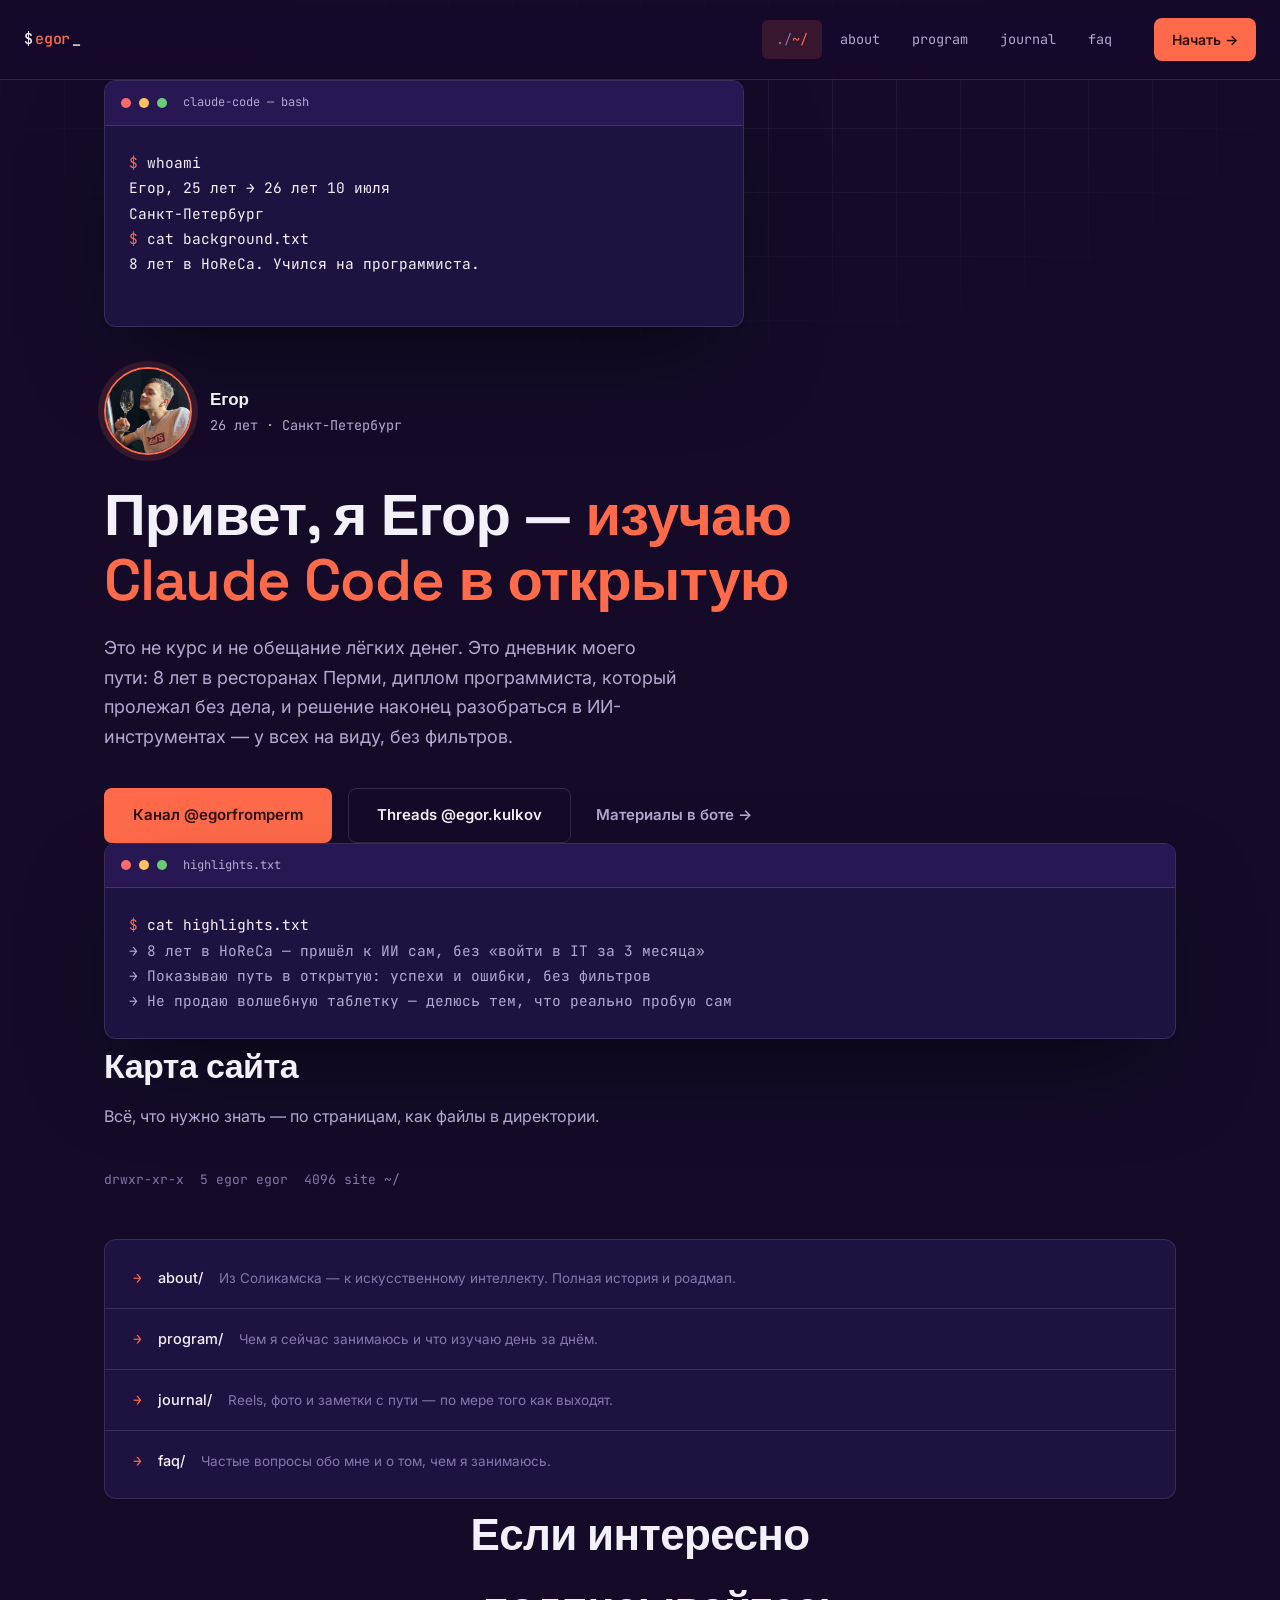
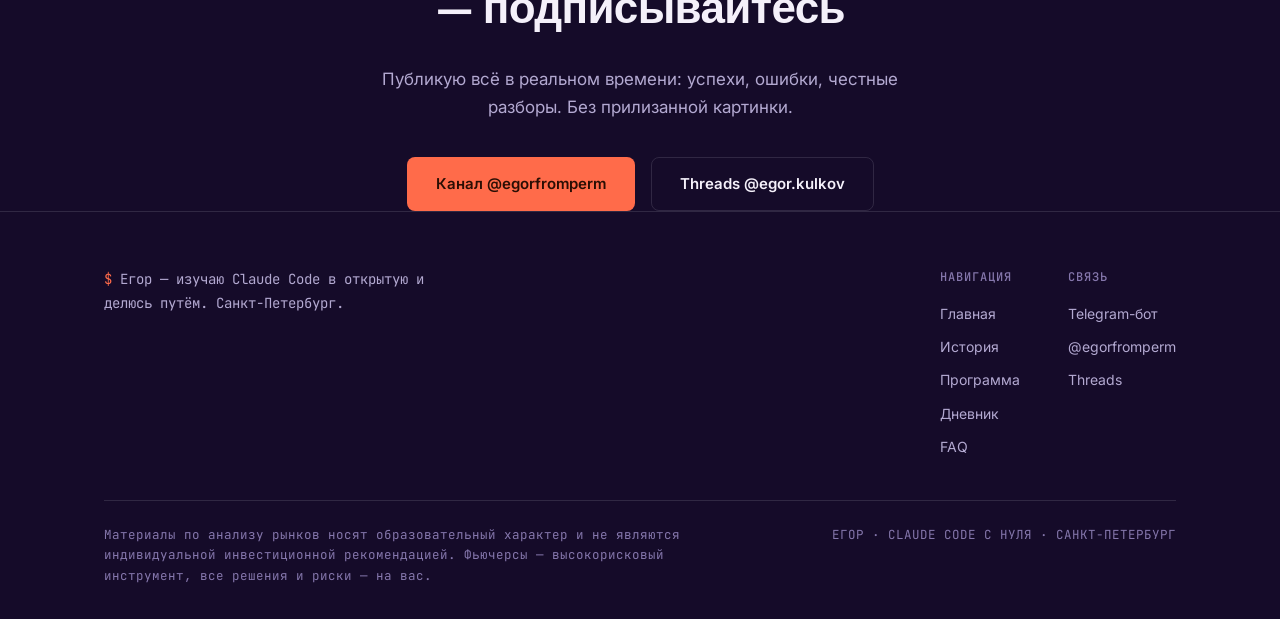
<file: index.html>
<!DOCTYPE html>
<html lang="ru">
<head>
<meta charset="UTF-8">
<meta name="viewport" content="width=device-width, initial-scale=1.0">
<title>Егор — путь с Claude Code, в открытую</title>
<meta name="description" content="Личная страница Егора: из официанта — в изучение Claude Code и ИИ-инструментов, в открытую, без прилизанной картинки.">
<link rel="preconnect" href="https://fonts.googleapis.com">
<link rel="preconnect" href="https://fonts.gstatic.com" crossorigin>
<link href="https://fonts.googleapis.com/css2?family=Space+Grotesk:wght@400;500;600;700&family=Inter:wght@400;500;600&family=JetBrains+Mono:wght@400;500&display=swap" rel="stylesheet">
<link rel="stylesheet" href="styles.css">
</head>
<body>

<div class="grid-bg"></div>

<nav class="topnav">
  <a href="index.html" class="topnav-logo">$ <span class="amp">egor</span>_</a>
  <div class="topnav-desktop">
    <div class="topnav-links">
      <a href="index.html" data-nav-link="index.html">~/</a>
      <a href="about.html" data-nav-link="about.html">about</a>
      <a href="program.html" data-nav-link="program.html">program</a>
      <a href="journal.html" data-nav-link="journal.html">journal</a>
      <a href="faq.html" data-nav-link="faq.html">faq</a>
    </div>
    <a href="start.html" class="topnav-cta">Начать →</a>
  </div>
  <button class="nav-burger" aria-label="Меню" aria-expanded="false"><span></span><span></span><span></span></button>
</nav>
<div class="mobile-menu">
  <a href="index.html" data-nav-link="index.html">~/</a>
  <a href="about.html" data-nav-link="about.html">about</a>
  <a href="program.html" data-nav-link="program.html">program</a>
  <a href="journal.html" data-nav-link="journal.html">journal</a>
  <a href="faq.html" data-nav-link="faq.html">faq</a>
  <a href="start.html" class="btn btn-primary">Начать →</a>
</div>

<main>

<section class="hero wrap">
  <div class="terminal" data-terminal style="max-width:640px;">
    <div class="terminal-bar">
      <span class="dot r"></span><span class="dot y"></span><span class="dot g"></span>
      <span class="terminal-title">claude-code — bash</span>
    </div>
    <div class="terminal-body">
      <div class="terminal-line"><span class="prompt">$</span> whoami</div>
      <div class="terminal-line">Егор, 25 лет → 26 лет 10 июля</div>
      <div class="terminal-line">Санкт-Петербург</div>
      <div class="terminal-line"><span class="prompt">$</span> cat background.txt</div>
      <div class="terminal-line">8 лет в HoReCa. Учился на программиста.</div>
      <div class="terminal-line">Сейчас изучаю Claude Code — открыто, на глазах у всех.</div>
    </div>
  </div>

  <div class="hero-headline reveal" style="margin-top:40px; max-width:820px;">
    <div class="id-row">
      <img src="egor.jpg" alt="Егор" class="avatar">
      <div class="id-text"><strong>Егор</strong>26 лет · Санкт-Петербург</div>
    </div>
    <h1 style="font-size:clamp(32px, 5vw, 58px); line-height:1.12;">Привет, я Егор — <span style="color:var(--coral);">изучаю Claude Code в открытую</span></h1>
    <p class="lead" style="margin-top:20px; font-size:18px; color:var(--ink-muted); max-width:580px;">Это не курс и не обещание лёгких денег. Это дневник моего пути: 8 лет в ресторанах Перми, диплом программиста, который пролежал без дела, и решение наконец разобраться в ИИ-инструментах — у всех на виду, без фильтров.</p>
    <div class="cta-row">
      <a href="https://t.me/egorfromperm" class="btn btn-primary" target="_blank" rel="noopener">Канал @egorfromperm</a>
      <a href="https://www.threads.com/@egor.kulkov" class="btn btn-secondary" target="_blank" rel="noopener">Threads @egor.kulkov</a>
      <a href="https://t.me/egor_claudecode_bot" class="btn btn-ghost" target="_blank" rel="noopener">Материалы в боте →</a>
    </div>
  </div>
</section>

<section class="wrap" style="padding-top:0;">
  <div class="terminal reveal">
    <div class="terminal-bar">
      <span class="dot r"></span><span class="dot y"></span><span class="dot g"></span>
      <span class="terminal-title">highlights.txt</span>
    </div>
    <div class="terminal-body" style="min-height:auto;">
      <div class="terminal-line" style="opacity:1;"><span class="prompt">$</span> cat highlights.txt</div>
      <div class="terminal-line out" style="opacity:1;">→ 8 лет в HoReCa — пришёл к ИИ сам, без «войти в IT за 3 месяца»</div>
      <div class="terminal-line out" style="opacity:1;">→ Показываю путь в открытую: успехи и ошибки, без фильтров</div>
      <div class="terminal-line out" style="opacity:1;">→ Не продаю волшебную таблетку — делюсь тем, что реально пробую сам</div>
    </div>
  </div>
</section>

<section class="wrap">
  <div class="reveal">
    <h2 style="font-size:clamp(24px,3vw,34px); margin-bottom:8px;">Карта сайта</h2>
    <p class="ink-muted" style="max-width:520px;">Всё, что нужно знать — по страницам, как файлы в директории.</p>
  </div>
  <div class="ls-block reveal">drwxr-xr-x&nbsp; 5 egor egor&nbsp; 4096 site ~/</div>
  <div class="script-output reveal">
    <a href="about.html" class="script-row" style="text-decoration:none; color:inherit;">
      <span class="script-arrow">→</span>
      <span class="lbl">about/</span>
      <span class="desc">Из Соликамска — к искусственному интеллекту. Полная история и роадмап.</span>
    </a>
    <a href="program.html" class="script-row" style="text-decoration:none; color:inherit;">
      <span class="script-arrow">→</span>
      <span class="lbl">program/</span>
      <span class="desc">Чем я сейчас занимаюсь и что изучаю день за днём.</span>
    </a>
    <a href="journal.html" class="script-row" style="text-decoration:none; color:inherit;">
      <span class="script-arrow">→</span>
      <span class="lbl">journal/</span>
      <span class="desc">Reels, фото и заметки с пути — по мере того как выходят.</span>
    </a>
    <a href="faq.html" class="script-row" style="text-decoration:none; color:inherit;">
      <span class="script-arrow">→</span>
      <span class="lbl">faq/</span>
      <span class="desc">Частые вопросы обо мне и о том, чем я занимаюсь.</span>
    </a>
  </div>
</section>

<section class="final wrap">
  <div class="reveal">
    <h2>Если интересно — подписывайтесь</h2>
    <p>Публикую всё в реальном времени: успехи, ошибки, честные разборы. Без прилизанной картинки.</p>
    <div class="cta-row">
      <a href="https://t.me/egorfromperm" class="btn btn-primary" target="_blank" rel="noopener">Канал @egorfromperm</a>
      <a href="https://www.threads.com/@egor.kulkov" class="btn btn-secondary" target="_blank" rel="noopener">Threads @egor.kulkov</a>
    </div>
  </div>
</section>

</main>

<footer>
  <div class="wrap">
    <div class="footer-grid">
      <div class="footer-brand"><span class="amp" style="color:var(--coral);">$</span> Егор — изучаю Claude Code в открытую и делюсь путём. Санкт-Петербург.</div>
      <div class="footer-links">
        <div class="footer-col">
          <h4>Навигация</h4>
          <a href="index.html">Главная</a>
          <a href="about.html">История</a>
          <a href="program.html">Программа</a>
          <a href="journal.html">Дневник</a>
          <a href="faq.html">FAQ</a>
        </div>
        <div class="footer-col">
          <h4>Связь</h4>
          <a href="https://t.me/egor_claudecode_bot" target="_blank" rel="noopener">Telegram-бот</a>
          <a href="https://t.me/egorfromperm" target="_blank" rel="noopener">@egorfromperm</a>
          <a href="https://www.threads.com/@egor.kulkov" target="_blank" rel="noopener">Threads</a>
        </div>
      </div>
    </div>
    <div class="fine">
      <p>Материалы по анализу рынков носят образовательный характер и не являются индивидуальной инвестиционной рекомендацией. Фьючерсы — высокорисковый инструмент, все решения и риски — на вас.</p>
      <p>ЕГОР · CLAUDE CODE С НУЛЯ · САНКТ-ПЕТЕРБУРГ</p>
    </div>
  </div>
</footer>

<script src="main.js"></script>
</body>
</html>
</file>
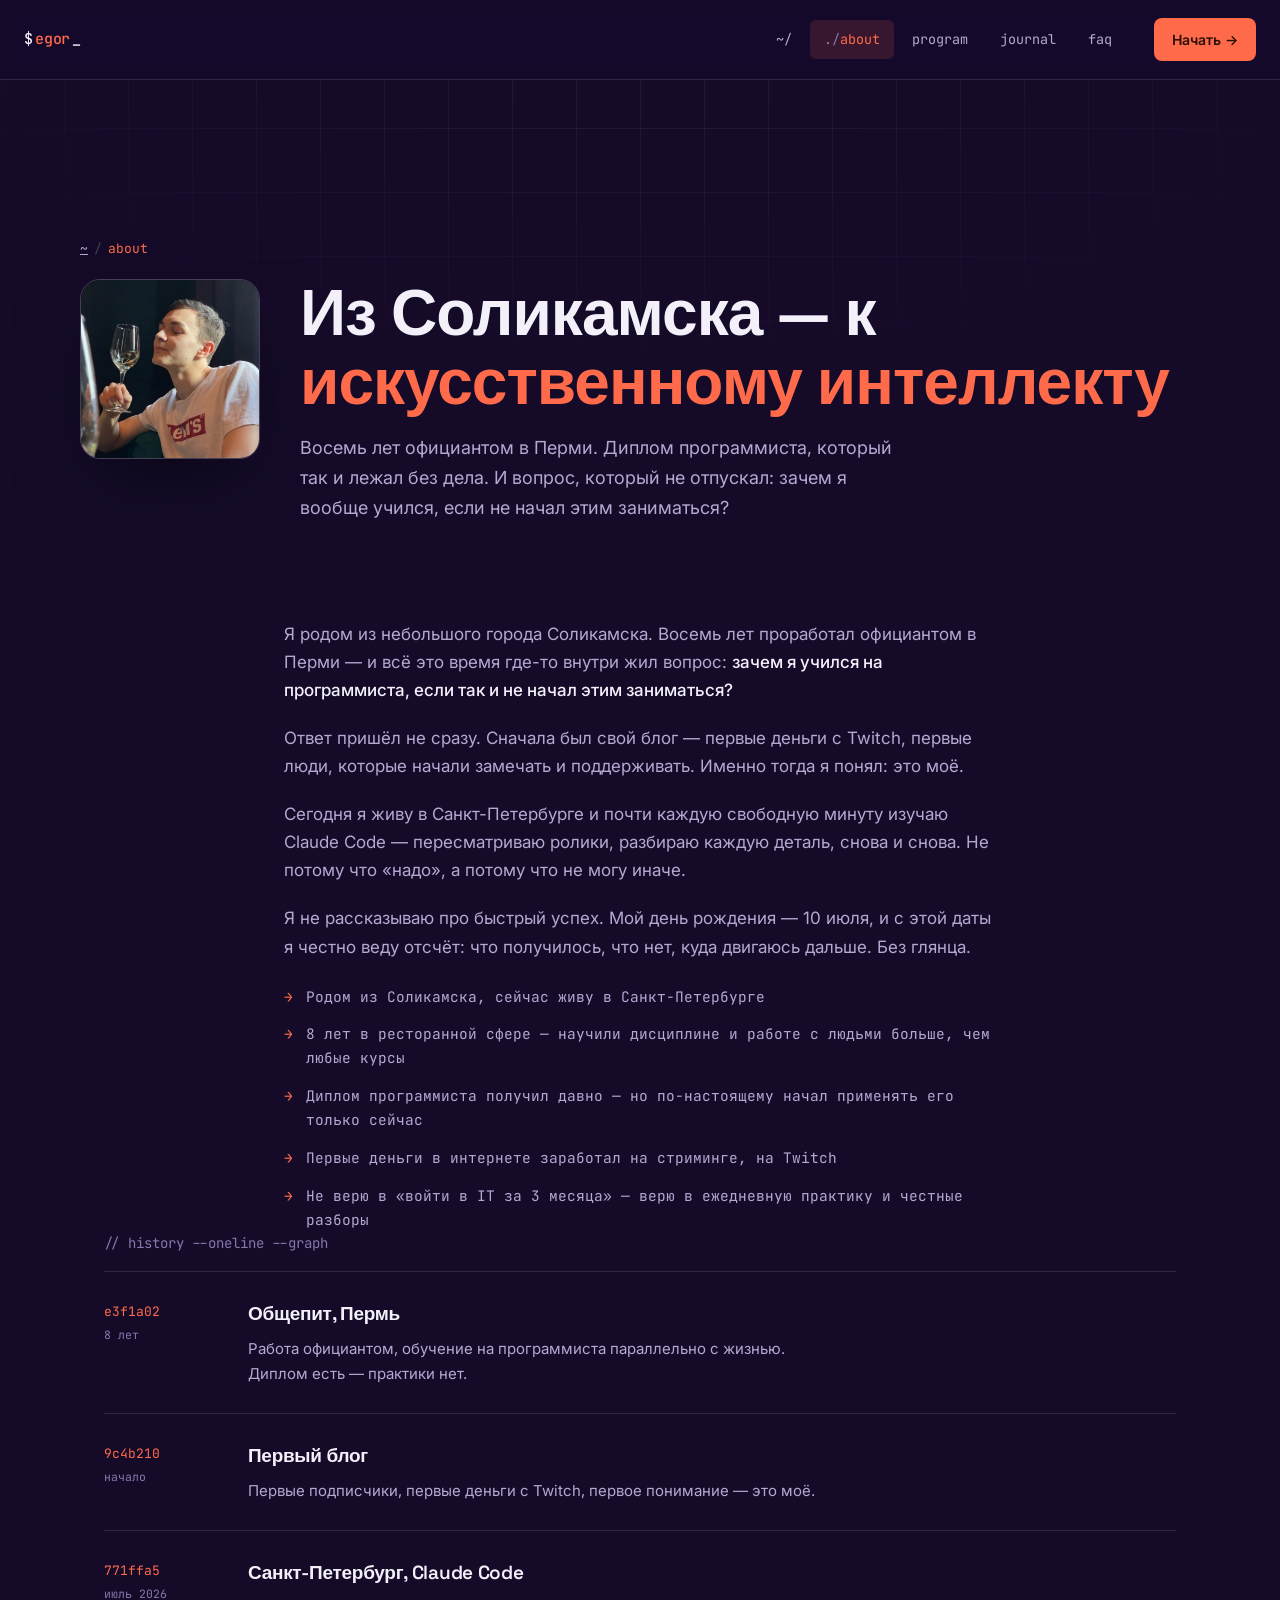
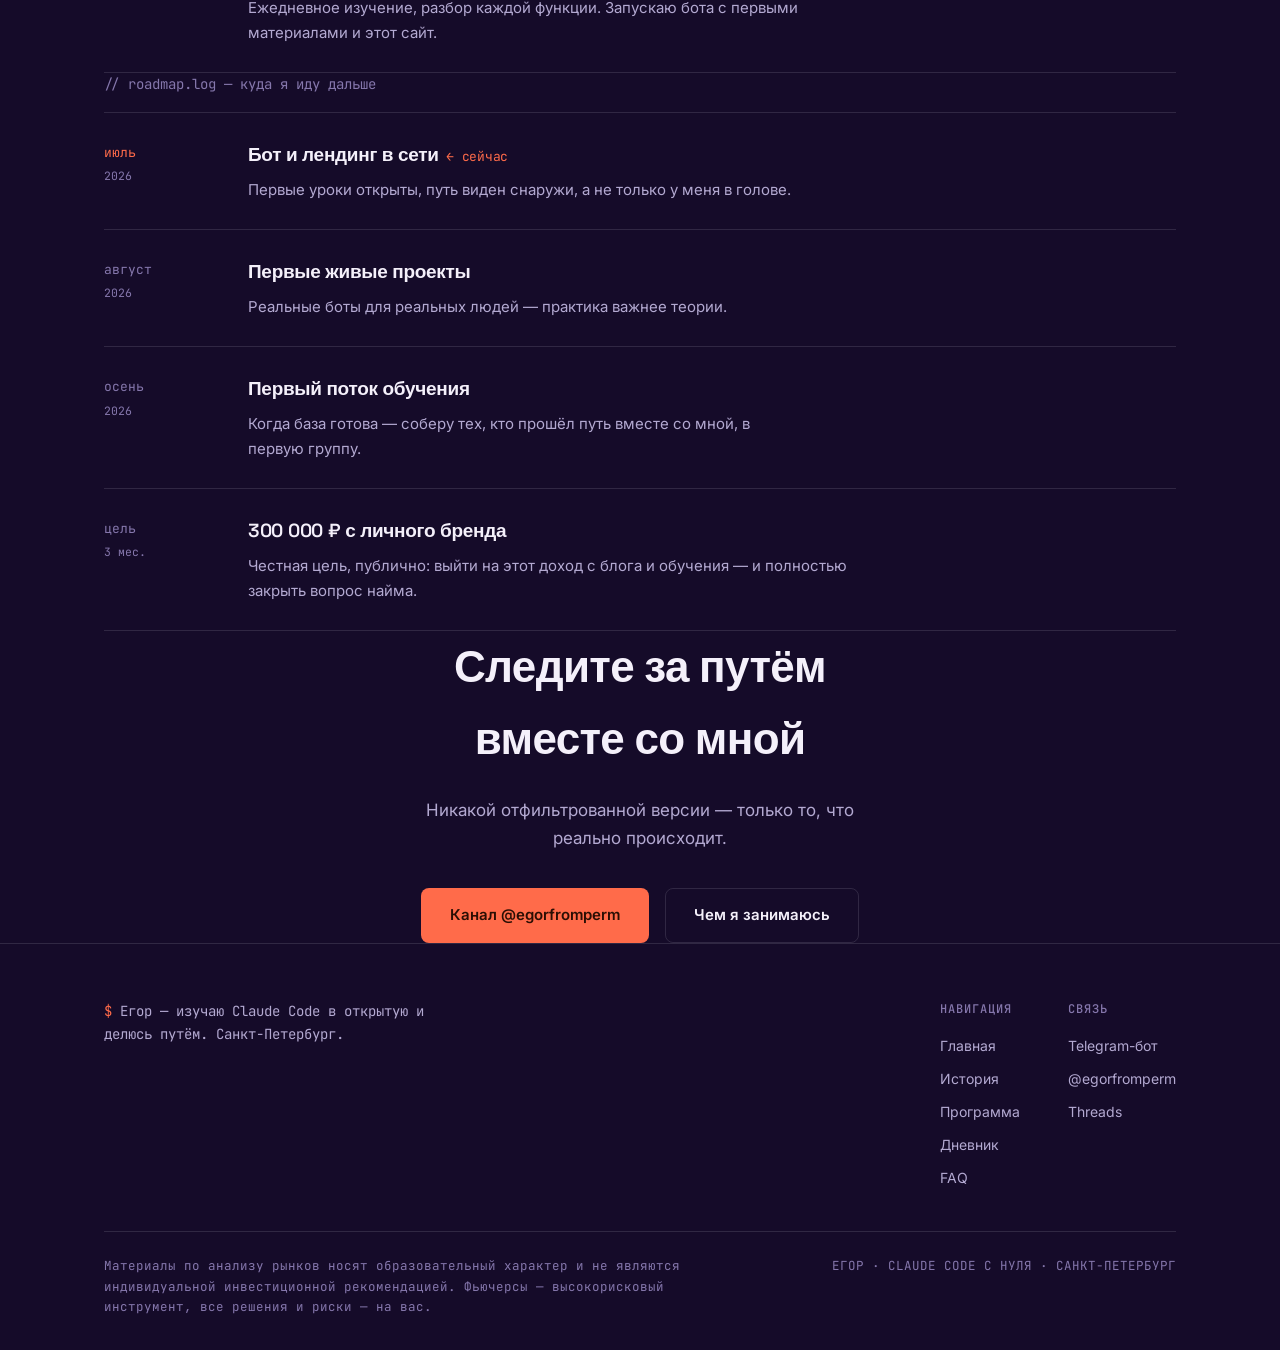
<file: about.html>
<!DOCTYPE html>
<html lang="ru">
<head>
<meta charset="UTF-8">
<meta name="viewport" content="width=device-width, initial-scale=1.0">
<title>Обо мне — Егор</title>
<meta name="description" content="Из Соликамска, 8 лет в HoReCa — к ежедневному изучению Claude Code в Санкт-Петербурге. Честная история, роадмап и немного личного.">
<link rel="preconnect" href="https://fonts.googleapis.com">
<link rel="preconnect" href="https://fonts.gstatic.com" crossorigin>
<link href="https://fonts.googleapis.com/css2?family=Space+Grotesk:wght@400;500;600;700&family=Inter:wght@400;500;600&family=JetBrains+Mono:wght@400;500&display=swap" rel="stylesheet">
<link rel="stylesheet" href="styles.css">
</head>
<body>

<div class="grid-bg"></div>

<nav class="topnav">
  <a href="index.html" class="topnav-logo">$ <span class="amp" style="color:var(--coral);">egor</span>_</a>
  <div class="topnav-desktop">
    <div class="topnav-links">
      <a href="index.html" data-nav-link="index.html">~/</a>
      <a href="about.html" data-nav-link="about.html">about</a>
      <a href="program.html" data-nav-link="program.html">program</a>
      <a href="journal.html" data-nav-link="journal.html">journal</a>
      <a href="faq.html" data-nav-link="faq.html">faq</a>
    </div>
    <a href="start.html" class="topnav-cta">Начать →</a>
  </div>
  <button class="nav-burger" aria-label="Меню" aria-expanded="false"><span></span><span></span><span></span></button>
</nav>
<div class="mobile-menu">
  <a href="index.html" data-nav-link="index.html">~/</a>
  <a href="about.html" data-nav-link="about.html">about</a>
  <a href="program.html" data-nav-link="program.html">program</a>
  <a href="journal.html" data-nav-link="journal.html">journal</a>
  <a href="faq.html" data-nav-link="faq.html">faq</a>
  <a href="start.html" class="btn btn-primary">Начать →</a>
</div>

<main>

<section class="page-hero wrap">
  <div class="path-crumb reveal">
    <a href="index.html" class="seg">~</a><span class="sep">/</span><span class="seg cur">about</span>
  </div>
  <div class="about-hero-row reveal">
    <img src="egor.jpg" alt="Егор" class="avatar-lg">
    <div>
      <h1 style="margin-top:0;">Из Соликамска — к <span>искусственному интеллекту</span></h1>
      <p class="lead" style="margin-top:16px;">Восемь лет официантом в Перми. Диплом программиста, который так и лежал без дела. И вопрос, который не отпускал: зачем я вообще учился, если не начал этим заниматься?</p>
    </div>
  </div>
</section>

<section class="wrap-narrow" style="padding-top:0;">
  <div class="reveal" style="display:flex; flex-direction:column; gap:20px; font-size:17px; color:var(--ink-muted);">
    <p>Я родом из небольшого города Соликамска. Восемь лет проработал официантом в Перми — и всё это время где-то внутри жил вопрос: <strong style="color:var(--ink); font-weight:500;">зачем я учился на программиста, если так и не начал этим заниматься?</strong></p>
    <p>Ответ пришёл не сразу. Сначала был свой блог — первые деньги с Twitch, первые люди, которые начали замечать и поддерживать. Именно тогда я понял: это моё.</p>
    <p>Сегодня я живу в Санкт-Петербурге и почти каждую свободную минуту изучаю Claude Code — пересматриваю ролики, разбираю каждую деталь, снова и снова. Не потому что «надо», а потому что не могу иначе.</p>
    <p>Я не рассказываю про быстрый успех. Мой день рождения — 10 июля, и с этой даты я честно веду отсчёт: что получилось, что нет, куда двигаюсь дальше. Без глянца.</p>
  </div>
  <div class="facts-list reveal">
    <div class="f">Родом из Соликамска, сейчас живу в Санкт-Петербурге</div>
    <div class="f">8 лет в ресторанной сфере — научили дисциплине и работе с людьми больше, чем любые курсы</div>
    <div class="f">Диплом программиста получил давно — но по-настоящему начал применять его только сейчас</div>
    <div class="f">Первые деньги в интернете заработал на стриминге, на Twitch</div>
    <div class="f">Не верю в «войти в IT за 3 месяца» — верю в ежедневную практику и честные разборы</div>
  </div>
</section>

<section class="wrap">
  <div class="comment-head reveal">history --oneline --graph</div>
  <div class="gitlog">
    <div class="gitlog-item reveal" data-stagger-group="log">
      <div class="gitlog-hash">e3f1a02<span class="date">8 лет</span></div>
      <div class="gitlog-msg">
        <h3>Общепит, Пермь</h3>
        <p>Работа официантом, обучение на программиста параллельно с жизнью. Диплом есть — практики нет.</p>
      </div>
    </div>
    <div class="gitlog-item reveal" data-stagger-group="log">
      <div class="gitlog-hash">9c4b210<span class="date">начало</span></div>
      <div class="gitlog-msg">
        <h3>Первый блог</h3>
        <p>Первые подписчики, первые деньги с Twitch, первое понимание — это моё.</p>
      </div>
    </div>
    <div class="gitlog-item reveal" data-stagger-group="log">
      <div class="gitlog-hash">771ffa5<span class="date">июль 2026</span></div>
      <div class="gitlog-msg">
        <h3>Санкт-Петербург, Claude Code</h3>
        <p>Ежедневное изучение, разбор каждой функции. Запускаю бота с первыми материалами и этот сайт.</p>
      </div>
    </div>
  </div>
</section>

<section class="wrap">
  <div class="comment-head reveal">roadmap.log — куда я иду дальше</div>
  <div class="gitlog">
    <div class="gitlog-item roadmap-item is-now reveal" data-stagger-group="road">
      <div class="gitlog-hash">июль<span class="date">2026</span></div>
      <div class="gitlog-msg">
        <h3>Бот и лендинг в сети</h3>
        <p>Первые уроки открыты, путь виден снаружи, а не только у меня в голове.</p>
      </div>
    </div>
    <div class="gitlog-item roadmap-item reveal" data-stagger-group="road">
      <div class="gitlog-hash">август<span class="date">2026</span></div>
      <div class="gitlog-msg">
        <h3>Первые живые проекты</h3>
        <p>Реальные боты для реальных людей — практика важнее теории.</p>
      </div>
    </div>
    <div class="gitlog-item roadmap-item reveal" data-stagger-group="road">
      <div class="gitlog-hash">осень<span class="date">2026</span></div>
      <div class="gitlog-msg">
        <h3>Первый поток обучения</h3>
        <p>Когда база готова — соберу тех, кто прошёл путь вместе со мной, в первую группу.</p>
      </div>
    </div>
    <div class="gitlog-item roadmap-item reveal" data-stagger-group="road">
      <div class="gitlog-hash">цель<span class="date">3 мес.</span></div>
      <div class="gitlog-msg">
        <h3>300 000 ₽ с личного бренда</h3>
        <p>Честная цель, публично: выйти на этот доход с блога и обучения — и полностью закрыть вопрос найма.</p>
      </div>
    </div>
  </div>
</section>

<section class="final wrap">
  <div class="reveal">
    <h2>Следите за путём вместе со мной</h2>
    <p>Никакой отфильтрованной версии — только то, что реально происходит.</p>
    <div class="cta-row">
      <a href="https://t.me/egorfromperm" class="btn btn-primary" target="_blank" rel="noopener">Канал @egorfromperm</a>
      <a href="program.html" class="btn btn-secondary">Чем я занимаюсь</a>
    </div>
  </div>
</section>

</main>

<footer>
  <div class="wrap">
    <div class="footer-grid">
      <div class="footer-brand"><span style="color:var(--coral);">$</span> Егор — изучаю Claude Code в открытую и делюсь путём. Санкт-Петербург.</div>
      <div class="footer-links">
        <div class="footer-col">
          <h4>Навигация</h4>
          <a href="index.html">Главная</a>
          <a href="about.html">История</a>
          <a href="program.html">Программа</a>
          <a href="journal.html">Дневник</a>
          <a href="faq.html">FAQ</a>
        </div>
        <div class="footer-col">
          <h4>Связь</h4>
          <a href="https://t.me/egor_claudecode_bot" target="_blank" rel="noopener">Telegram-бот</a>
          <a href="https://t.me/egorfromperm" target="_blank" rel="noopener">@egorfromperm</a>
          <a href="https://www.threads.com/@egor.kulkov" target="_blank" rel="noopener">Threads</a>
        </div>
      </div>
    </div>
    <div class="fine">
      <p>Материалы по анализу рынков носят образовательный характер и не являются индивидуальной инвестиционной рекомендацией. Фьючерсы — высокорисковый инструмент, все решения и риски — на вас.</p>
      <p>ЕГОР · CLAUDE CODE С НУЛЯ · САНКТ-ПЕТЕРБУРГ</p>
    </div>
  </div>
</footer>

<script src="main.js"></script>
</body>
</html>
</file>
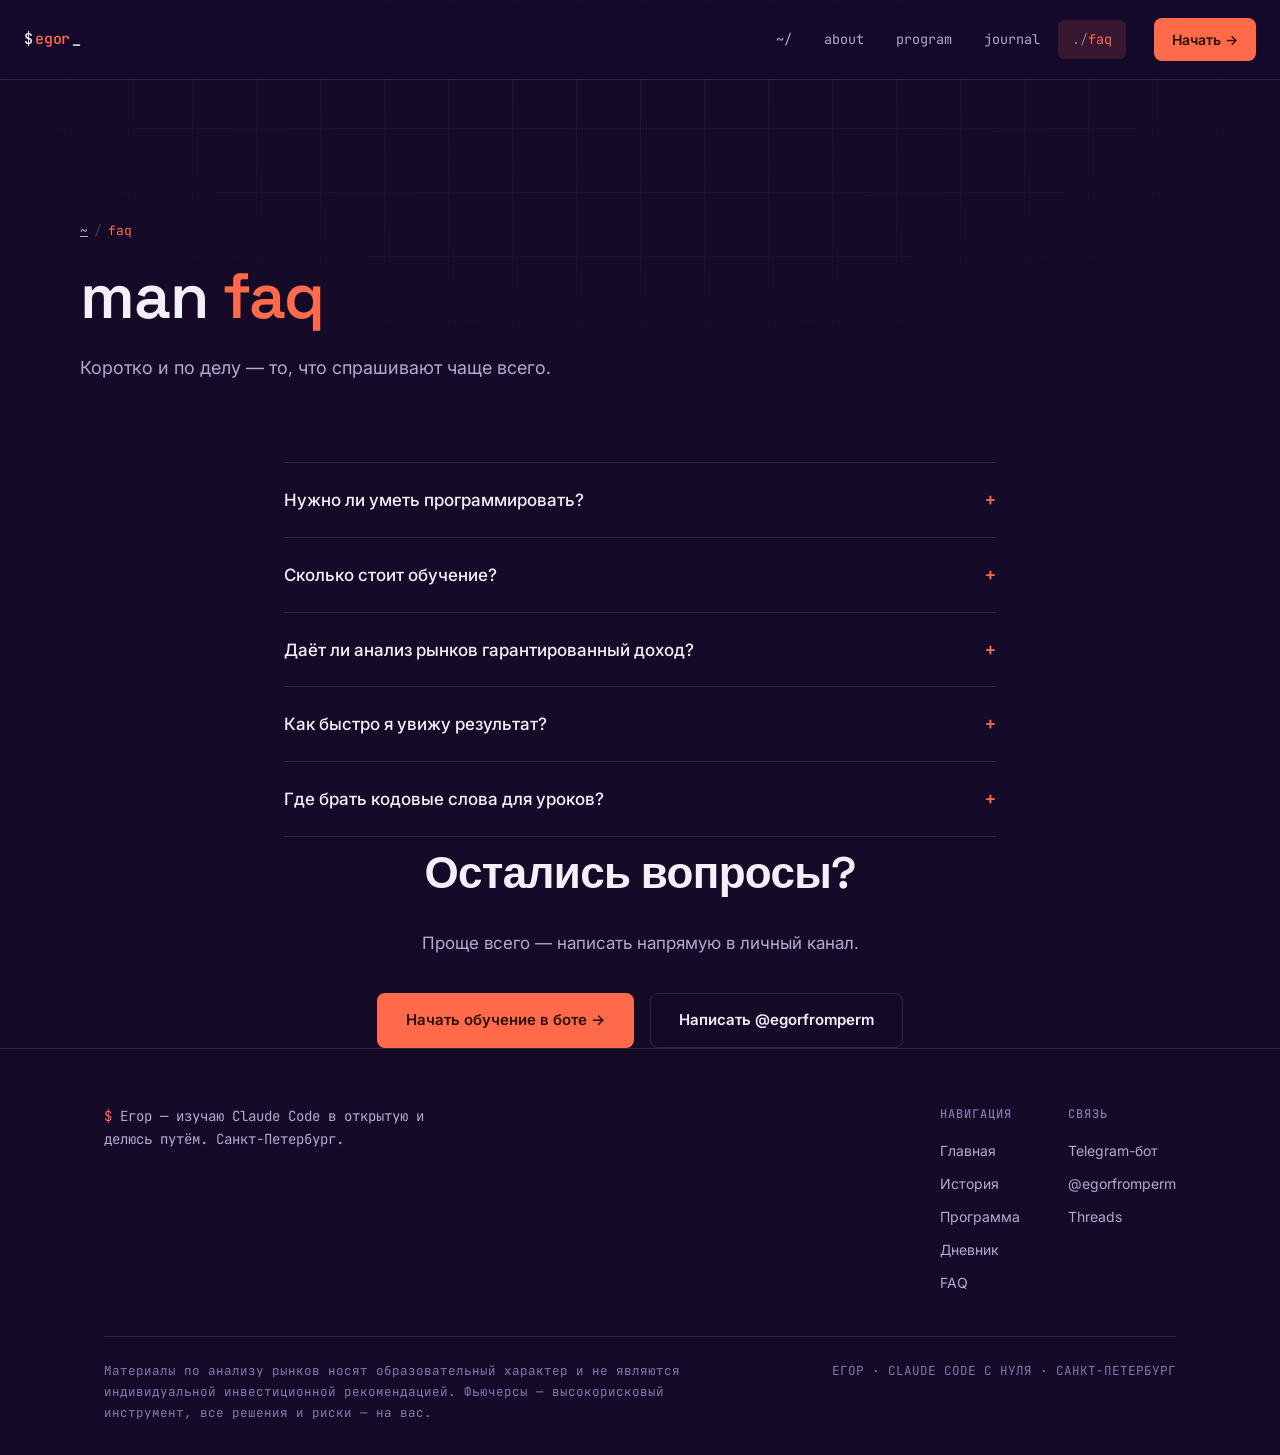
<file: faq.html>
<!DOCTYPE html>
<html lang="ru">
<head>
<meta charset="UTF-8">
<meta name="viewport" content="width=device-width, initial-scale=1.0">
<title>FAQ — Егор · Claude Code с нуля</title>
<meta name="description" content="Частые вопросы про обучение Claude Code: нужен ли опыт в коде, сколько это стоит, даёт ли анализ рынков гарантии.">
<link rel="preconnect" href="https://fonts.googleapis.com">
<link rel="preconnect" href="https://fonts.gstatic.com" crossorigin>
<link href="https://fonts.googleapis.com/css2?family=Space+Grotesk:wght@400;500;600;700&family=Inter:wght@400;500;600&family=JetBrains+Mono:wght@400;500&display=swap" rel="stylesheet">
<link rel="stylesheet" href="styles.css">
</head>
<body>

<div class="grid-bg"></div>

<nav class="topnav">
  <a href="index.html" class="topnav-logo">$ <span style="color:var(--coral);">egor</span>_</a>
  <div class="topnav-desktop">
    <div class="topnav-links">
      <a href="index.html" data-nav-link="index.html">~/</a>
      <a href="about.html" data-nav-link="about.html">about</a>
      <a href="program.html" data-nav-link="program.html">program</a>
      <a href="journal.html" data-nav-link="journal.html">journal</a>
      <a href="faq.html" data-nav-link="faq.html">faq</a>
    </div>
    <a href="start.html" class="topnav-cta">Начать →</a>
  </div>
  <button class="nav-burger" aria-label="Меню" aria-expanded="false"><span></span><span></span><span></span></button>
</nav>
<div class="mobile-menu">
  <a href="index.html" data-nav-link="index.html">~/</a>
  <a href="about.html" data-nav-link="about.html">about</a>
  <a href="program.html" data-nav-link="program.html">program</a>
  <a href="journal.html" data-nav-link="journal.html">journal</a>
  <a href="faq.html" data-nav-link="faq.html">faq</a>
  <a href="start.html" class="btn btn-primary">Начать →</a>
</div>

<main>

<section class="page-hero wrap" style="min-height:40vh;">
  <div class="path-crumb reveal">
    <a href="index.html" class="seg">~</a><span class="sep">/</span><span class="seg cur">faq</span>
  </div>
  <h1 class="reveal">man <span>faq</span></h1>
  <p class="lead reveal">Коротко и по делу — то, что спрашивают чаще всего.</p>
</section>

<section class="wrap-narrow" style="padding-top:0;">
  <div class="reveal">
    <div class="faq-item">
      <div class="faq-q" role="button" tabindex="0">Нужно ли уметь программировать?<span class="icon">+</span></div>
      <div class="faq-a"><p>Нет. Уроки построены так, чтобы разобраться мог человек без опыта в коде — от установки до первых практических шагов.</p></div>
    </div>
    <div class="faq-item">
      <div class="faq-q" role="button" tabindex="0">Сколько стоит обучение?<span class="icon">+</span></div>
      <div class="faq-a"><p>Первые уроки в боте — бесплатные. Платный курс с углублённым разбором появится позже, когда база уроков будет готова.</p></div>
    </div>
    <div class="faq-item">
      <div class="faq-q" role="button" tabindex="0">Даёт ли анализ рынков гарантированный доход?<span class="icon">+</span></div>
      <div class="faq-a"><p>Нет. Это инструмент для анализа и ускорения принятия решений, а не финансовая рекомендация. Все риски и решения остаются на вас.</p></div>
    </div>
    <div class="faq-item">
      <div class="faq-q" role="button" tabindex="0">Как быстро я увижу результат?<span class="icon">+</span></div>
      <div class="faq-a"><p>Зависит от вашей вовлечённости. Первый практический результат — установленный и настроенный Claude Code — реально получить уже после первых уроков.</p></div>
    </div>
    <div class="faq-item">
      <div class="faq-q" role="button" tabindex="0">Где брать кодовые слова для уроков?<span class="icon">+</span></div>
      <div class="faq-a"><p>В новых видео в Instagram — каждое ролик содержит слово, которое открывает следующий урок в боте.</p></div>
    </div>
  </div>
</section>

<section class="final wrap">
  <div class="reveal">
    <h2>Остались вопросы?</h2>
    <p>Проще всего — написать напрямую в личный канал.</p>
    <div class="cta-row">
      <a href="https://t.me/egor_claudecode_bot" class="btn btn-primary" target="_blank" rel="noopener">Начать обучение в боте →</a>
      <a href="https://t.me/egorfromperm" class="btn btn-secondary" target="_blank" rel="noopener">Написать @egorfromperm</a>
    </div>
  </div>
</section>

</main>

<footer>
  <div class="wrap">
    <div class="footer-grid">
      <div class="footer-brand"><span style="color:var(--coral);">$</span> Егор — изучаю Claude Code в открытую и делюсь путём. Санкт-Петербург.</div>
      <div class="footer-links">
        <div class="footer-col">
          <h4>Навигация</h4>
          <a href="index.html">Главная</a>
          <a href="about.html">История</a>
          <a href="program.html">Программа</a>
          <a href="journal.html">Дневник</a>
          <a href="faq.html">FAQ</a>
        </div>
        <div class="footer-col">
          <h4>Связь</h4>
          <a href="https://t.me/egor_claudecode_bot" target="_blank" rel="noopener">Telegram-бот</a>
          <a href="https://t.me/egorfromperm" target="_blank" rel="noopener">@egorfromperm</a>
          <a href="https://www.threads.com/@egor.kulkov" target="_blank" rel="noopener">Threads</a>
        </div>
      </div>
    </div>
    <div class="fine">
      <p>Материалы по анализу рынков носят образовательный характер и не являются индивидуальной инвестиционной рекомендацией. Фьючерсы — высокорисковый инструмент, все решения и риски — на вас.</p>
      <p>ЕГОР · CLAUDE CODE С НУЛЯ · САНКТ-ПЕТЕРБУРГ</p>
    </div>
  </div>
</footer>

<script src="main.js"></script>
</body>
</html>
</file>
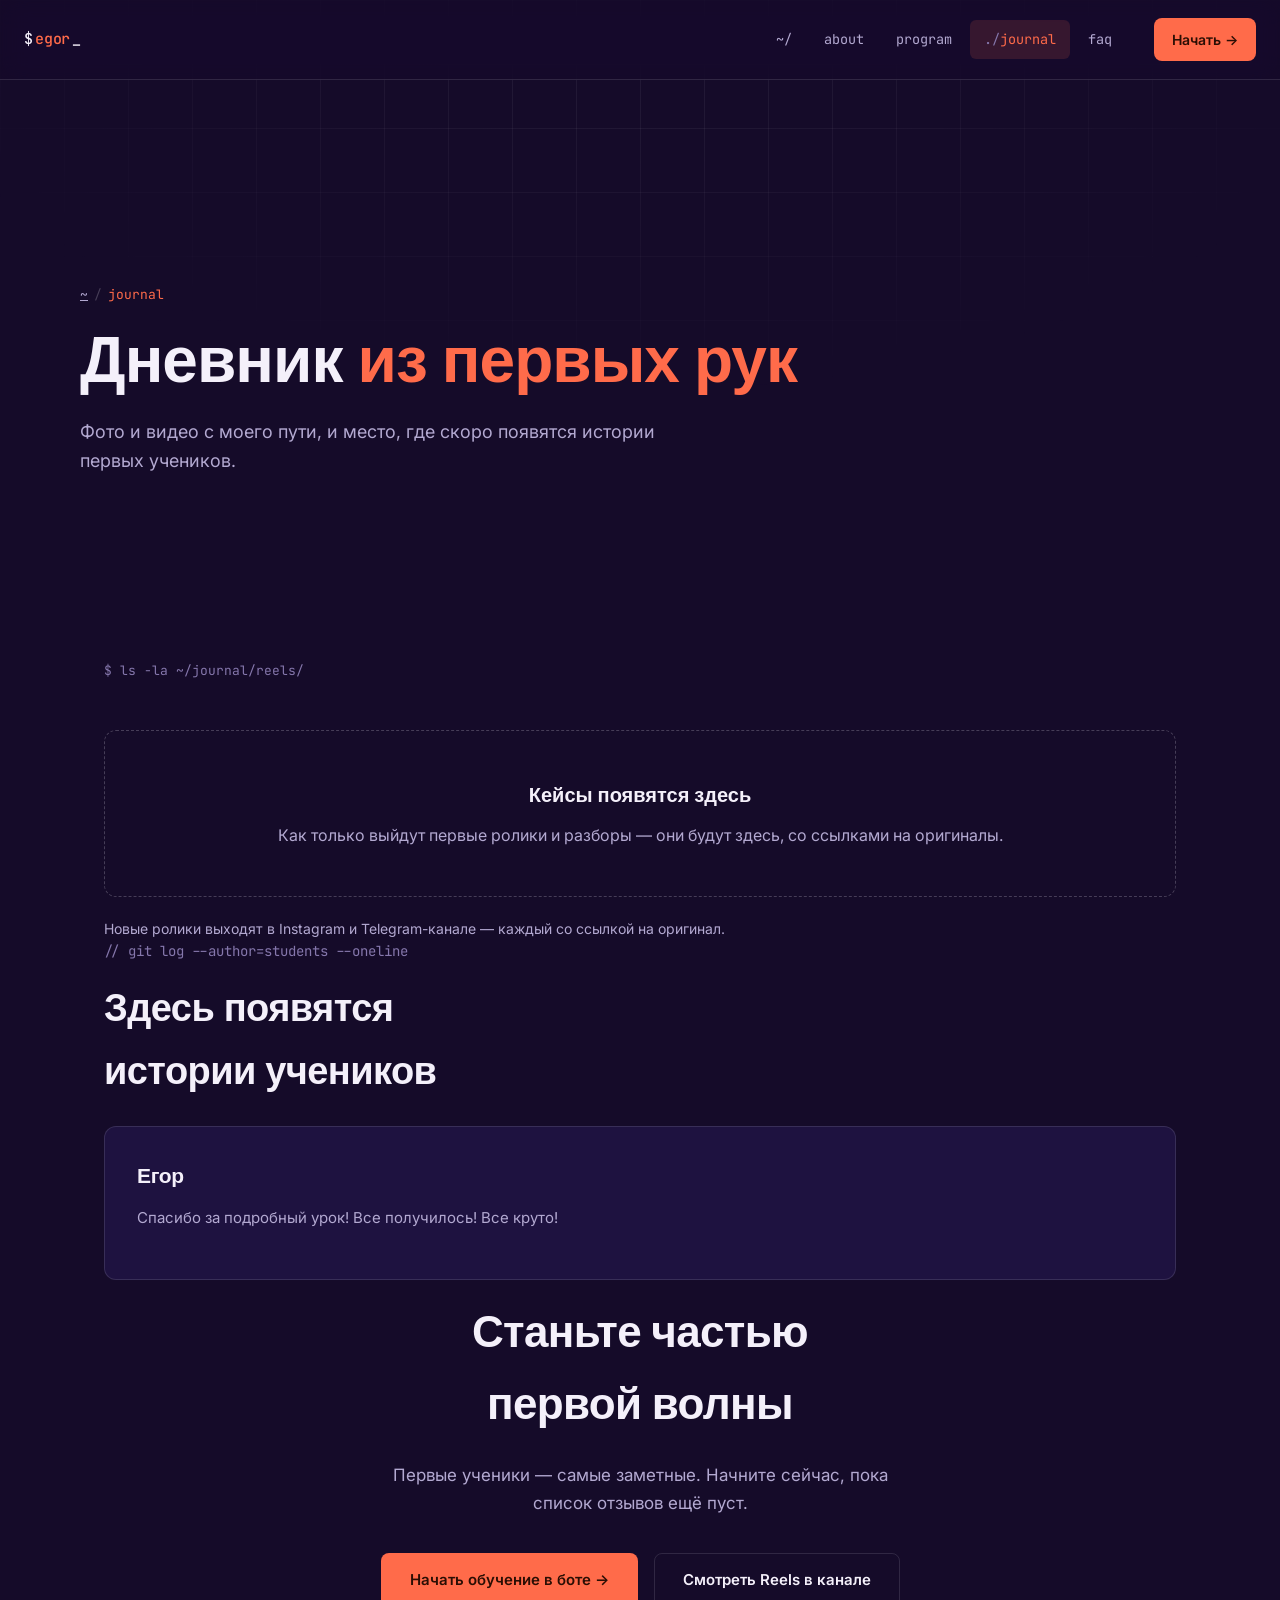
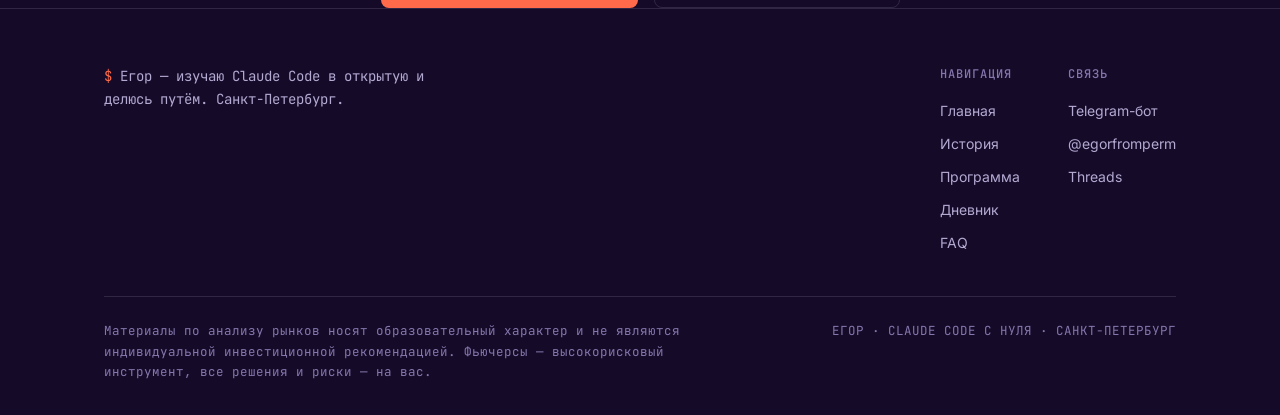
<file: journal.html>
<!DOCTYPE html>
<html lang="ru">
<head>
<meta charset="UTF-8">
<meta name="viewport" content="width=device-width, initial-scale=1.0">
<title>Дневник — Егор · Claude Code с нуля</title>
<meta name="description" content="Фото и видео с пути изучения Claude Code, и первые отзывы учеников — по мере появления.">
<link rel="preconnect" href="https://fonts.googleapis.com">
<link rel="preconnect" href="https://fonts.gstatic.com" crossorigin>
<link href="https://fonts.googleapis.com/css2?family=Space+Grotesk:wght@400;500;600;700&family=Inter:wght@400;500;600&family=JetBrains+Mono:wght@400;500&display=swap" rel="stylesheet">
<link rel="stylesheet" href="styles.css">
</head>
<body>

<div class="grid-bg"></div>

<nav class="topnav">
  <a href="index.html" class="topnav-logo">$ <span style="color:var(--coral);">egor</span>_</a>
  <div class="topnav-desktop">
    <div class="topnav-links">
      <a href="index.html" data-nav-link="index.html">~/</a>
      <a href="about.html" data-nav-link="about.html">about</a>
      <a href="program.html" data-nav-link="program.html">program</a>
      <a href="journal.html" data-nav-link="journal.html">journal</a>
      <a href="faq.html" data-nav-link="faq.html">faq</a>
    </div>
    <a href="start.html" class="topnav-cta">Начать →</a>
  </div>
  <button class="nav-burger" aria-label="Меню" aria-expanded="false"><span></span><span></span><span></span></button>
</nav>
<div class="mobile-menu">
  <a href="index.html" data-nav-link="index.html">~/</a>
  <a href="about.html" data-nav-link="about.html">about</a>
  <a href="program.html" data-nav-link="program.html">program</a>
  <a href="journal.html" data-nav-link="journal.html">journal</a>
  <a href="faq.html" data-nav-link="faq.html">faq</a>
  <a href="start.html" class="btn btn-primary">Начать →</a>
</div>

<main>

<section class="page-hero wrap">
  <div class="path-crumb reveal">
    <a href="index.html" class="seg">~</a><span class="sep">/</span><span class="seg cur">journal</span>
  </div>
  <h1 class="reveal">Дневник <span>из первых рук</span></h1>
  <p class="lead reveal">Фото и видео с моего пути, и место, где скоро появятся истории первых учеников.</p>
</section>

<section class="wrap" style="padding-top:0;">
  <div class="ls-block reveal">$ ls -la ~/journal/reels/</div>
  <div class="gallery" id="cases-grid"></div>
  <div class="testi-empty" id="cases-empty" style="display:none;">
    <strong>Кейсы появятся здесь</strong>
    Как только выйдут первые ролики и разборы — они будут здесь, со ссылками на оригиналы.
  </div>
  <p class="ink-muted reveal" style="margin-top:20px; font-size:14px;">Новые ролики выходят в Instagram и Telegram-канале — каждый со ссылкой на оригинал.</p>
</section>

<section class="wrap">
  <div class="comment-head reveal">git log --author=students --oneline</div>
  <h2 class="reveal" style="font-size:clamp(26px,3.4vw,38px); max-width:520px; margin-bottom:0;">Здесь появятся истории учеников</h2>
  <div id="testimonials-grid"></div>
  <div class="testi-empty" id="testimonials-empty" style="display:none;">
    <strong>Первый отзыв — за вами</strong>
    Пока список пуст, потому что путь только начинается. Каждый, кто пройдёт обучение и поделится результатом, окажется здесь одним из первых.
  </div>
</section>

<section class="final wrap">
  <div class="reveal">
    <h2>Станьте частью первой волны</h2>
    <p>Первые ученики — самые заметные. Начните сейчас, пока список отзывов ещё пуст.</p>
    <div class="cta-row">
      <a href="https://t.me/egor_claudecode_bot" class="btn btn-primary" target="_blank" rel="noopener">Начать обучение в боте →</a>
      <a href="https://t.me/egorfromperm" class="btn btn-secondary" target="_blank" rel="noopener">Смотреть Reels в канале</a>
    </div>
  </div>
</section>

</main>

<footer>
  <div class="wrap">
    <div class="footer-grid">
      <div class="footer-brand"><span style="color:var(--coral);">$</span> Егор — изучаю Claude Code в открытую и делюсь путём. Санкт-Петербург.</div>
      <div class="footer-links">
        <div class="footer-col">
          <h4>Навигация</h4>
          <a href="index.html">Главная</a>
          <a href="about.html">История</a>
          <a href="program.html">Программа</a>
          <a href="journal.html">Дневник</a>
          <a href="faq.html">FAQ</a>
        </div>
        <div class="footer-col">
          <h4>Связь</h4>
          <a href="https://t.me/egor_claudecode_bot" target="_blank" rel="noopener">Telegram-бот</a>
          <a href="https://t.me/egorfromperm" target="_blank" rel="noopener">@egorfromperm</a>
          <a href="https://www.threads.com/@egor.kulkov" target="_blank" rel="noopener">Threads</a>
        </div>
      </div>
    </div>
    <div class="fine">
      <p>Материалы по анализу рынков носят образовательный характер и не являются индивидуальной инвестиционной рекомендацией. Фьючерсы — высокорисковый инструмент, все решения и риски — на вас.</p>
      <p>ЕГОР · CLAUDE CODE С НУЛЯ · САНКТ-ПЕТЕРБУРГ</p>
    </div>
  </div>
</footer>

<script src="main.js"></script>
<script>
(function(){
  fetch('cases.json').then(function(r){ return r.json(); }).then(function(data){
    var cases = (data && data.cases) || [];
    var testimonials = (data && data.testimonials) || [];

    var grid = document.getElementById('cases-grid');
    var empty = document.getElementById('cases-empty');
    if(cases.length){
      cases.forEach(function(c){
        var a = document.createElement('a');
        a.className = 'gallery-item visible';
        a.href = c.link || '#';
        a.target = '_blank';
        a.rel = 'noopener';
        a.style.textDecoration = 'none';
        if(c.thumb){
          a.style.backgroundImage = 'linear-gradient(0deg, rgba(21,11,41,0.75), rgba(21,11,41,0.05)), url(' + c.thumb + ')';
          a.style.backgroundSize = 'cover';
          a.style.backgroundPosition = 'center';
        }
        var span = document.createElement('span');
        span.textContent = c.title || 'Кейс';
        a.appendChild(span);
        grid.appendChild(a);
      });
    } else if(empty){
      empty.style.display = 'block';
    }

    var tGrid = document.getElementById('testimonials-grid');
    var tEmpty = document.getElementById('testimonials-empty');
    if(testimonials.length){
      tGrid.style.marginTop = '24px';
      testimonials.forEach(function(t){
        var card = document.createElement('div');
        card.className = 'module-card';
        card.style.marginBottom = '16px';
        var h3 = document.createElement('h3');
        h3.textContent = t.name || 'Отзыв';
        var p = document.createElement('p');
        p.textContent = t.text || '';
        card.appendChild(h3);
        card.appendChild(p);
        if(t.link){
          var a = document.createElement('a');
          a.href = t.link; a.target = '_blank'; a.rel = 'noopener';
          a.textContent = 'Смотреть оригинал →';
          a.style.color = 'var(--coral)'; a.style.fontSize = '14px'; a.style.textDecoration = 'none';
          card.appendChild(a);
        }
        tGrid.appendChild(card);
      });
    } else if(tEmpty){
      tEmpty.style.display = 'block';
    }
  }).catch(function(){
    var empty = document.getElementById('cases-empty');
    var tEmpty = document.getElementById('testimonials-empty');
    if(empty) empty.style.display = 'block';
    if(tEmpty) tEmpty.style.display = 'block';
  });
})();
</script>
</body>
</html>
</file>
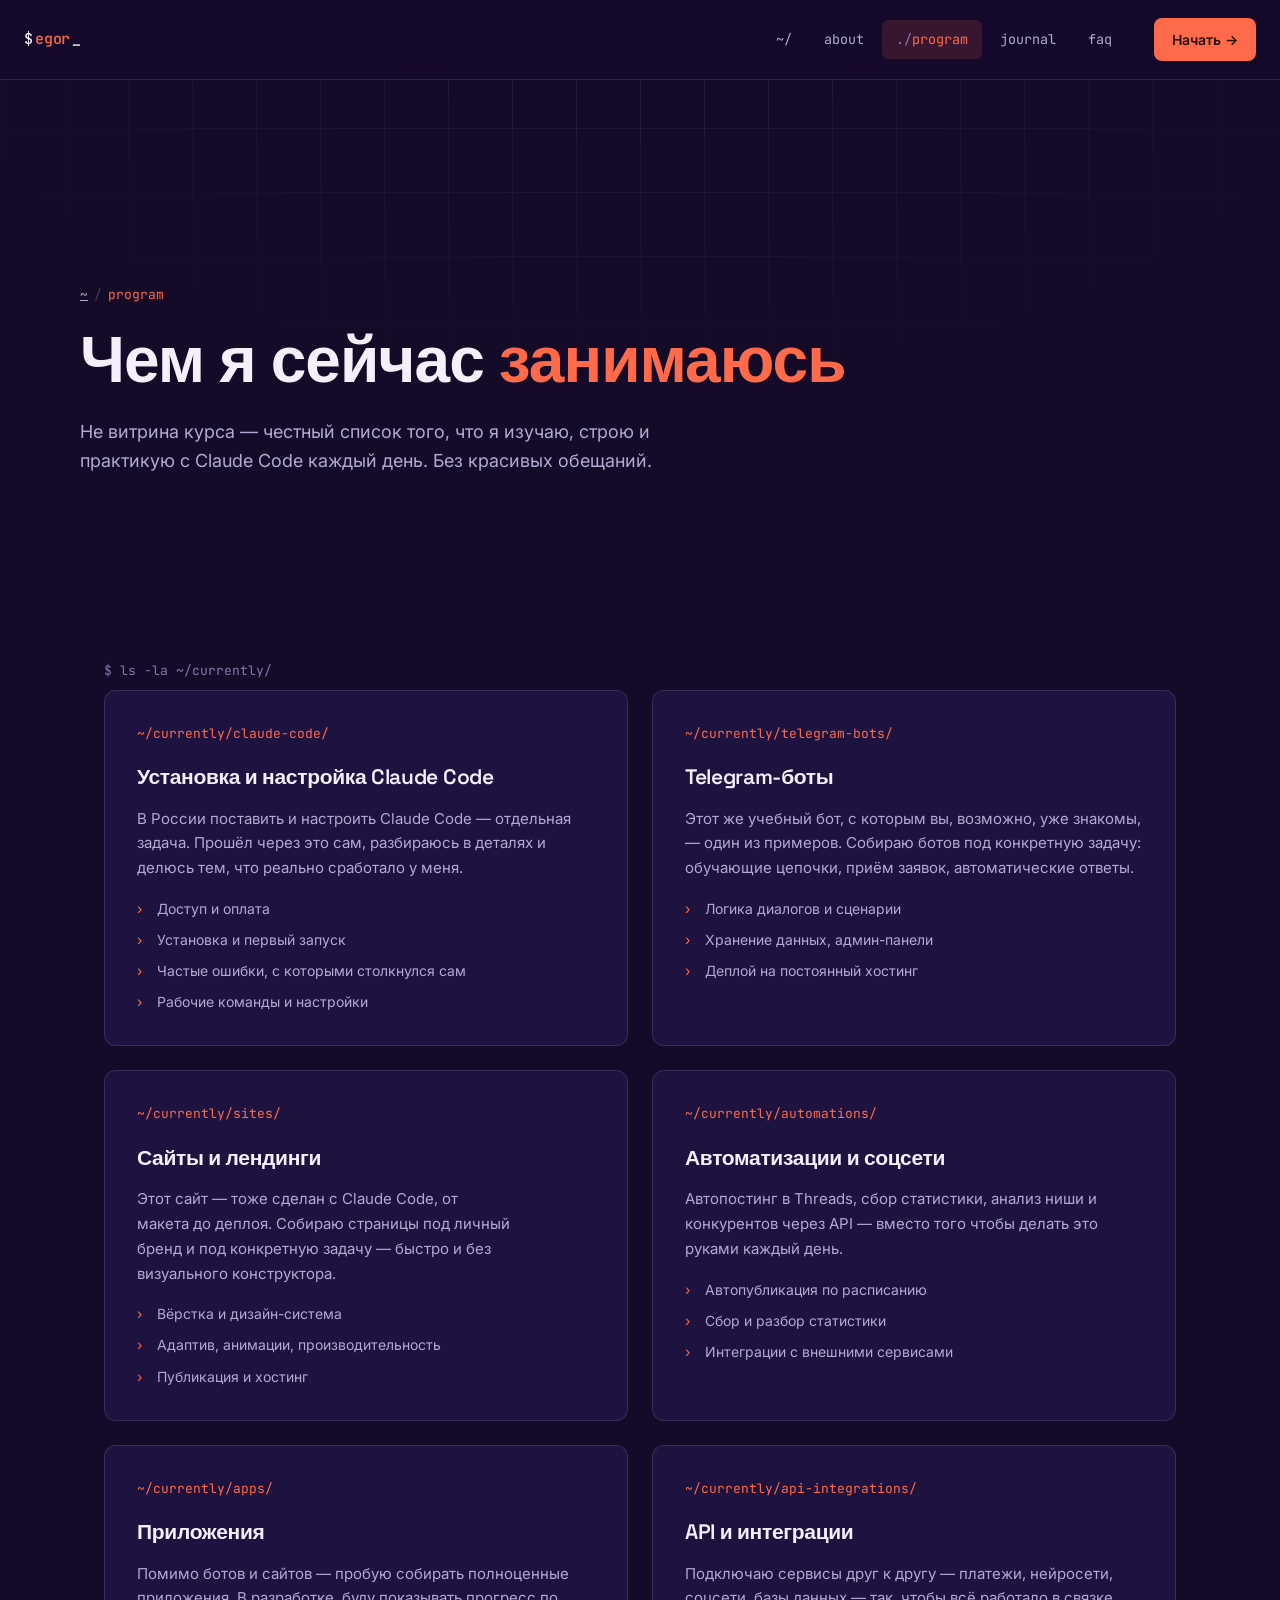
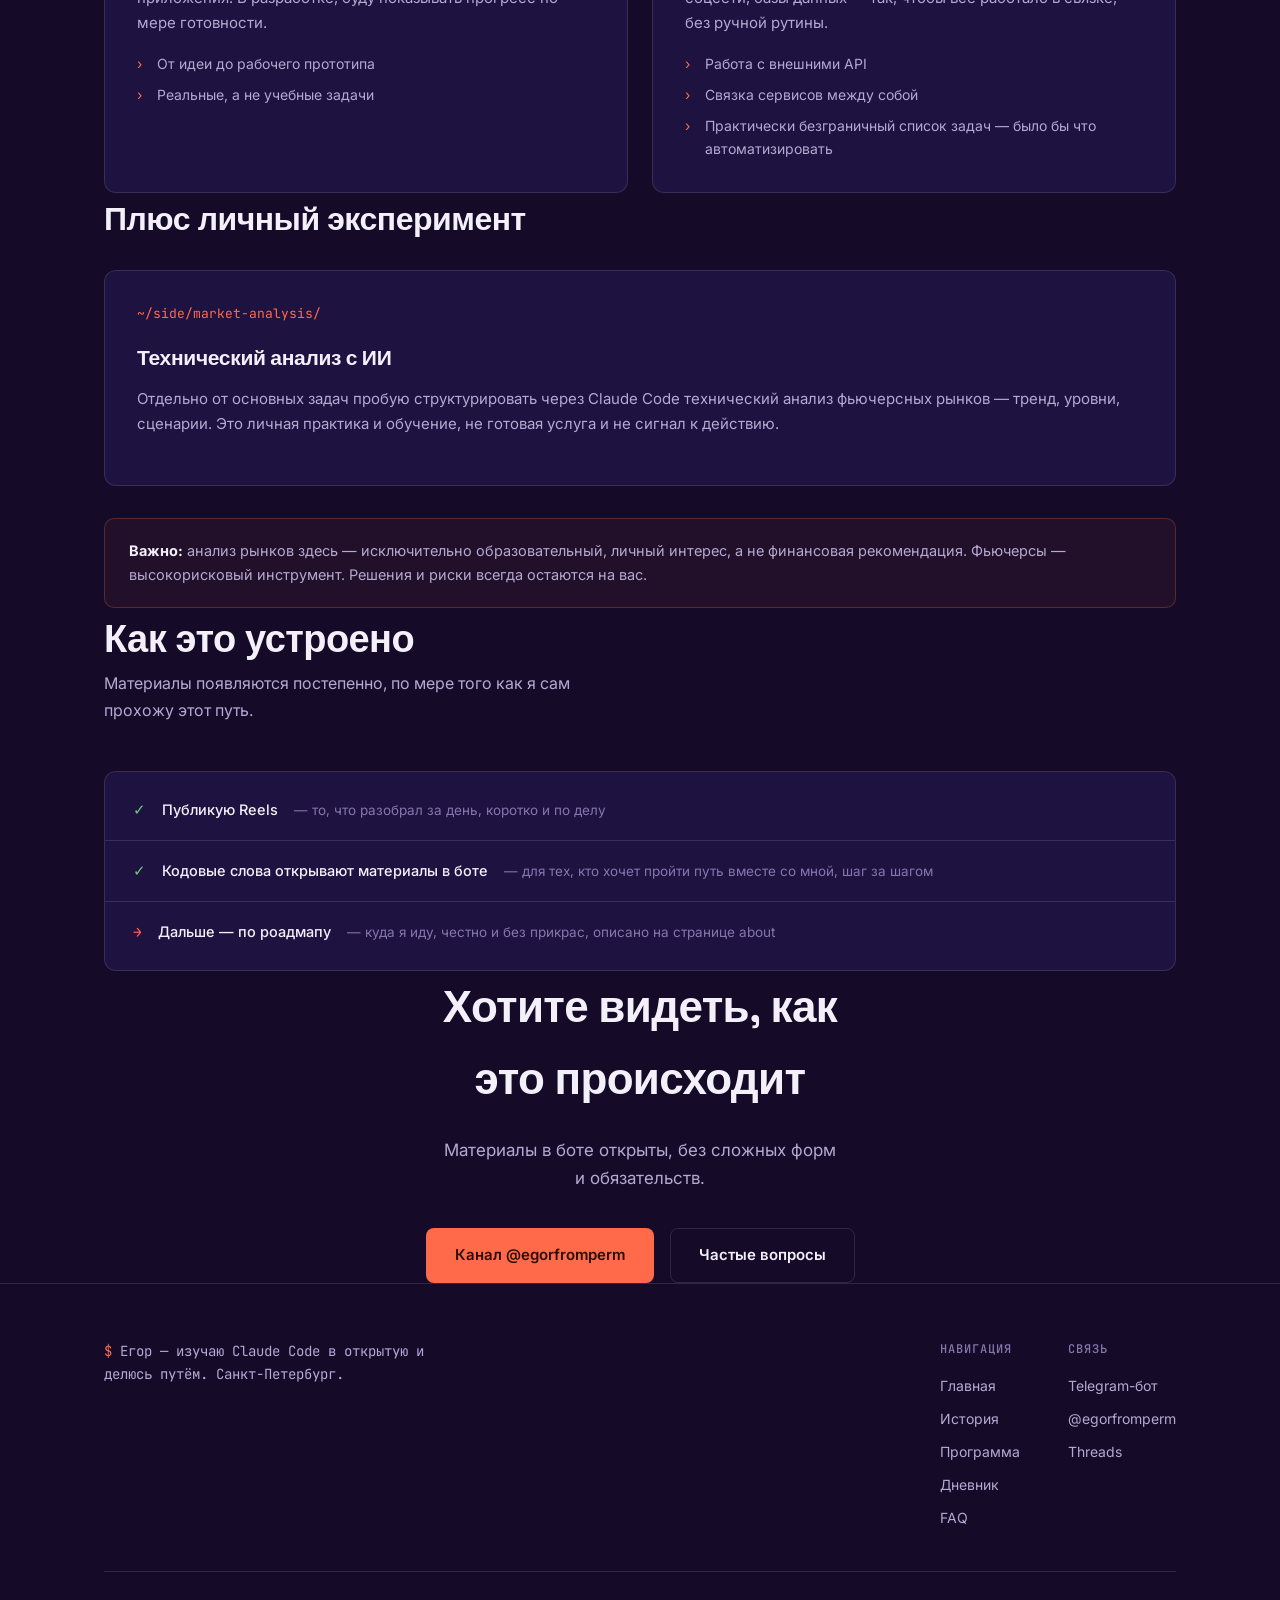
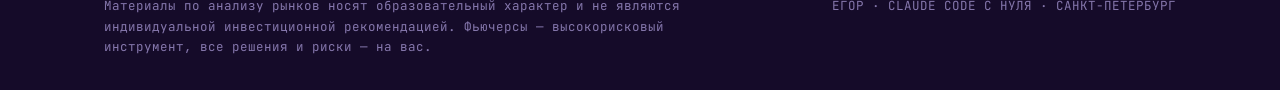
<file: program.html>
<!DOCTYPE html>
<html lang="ru">
<head>
<meta charset="UTF-8">
<meta name="viewport" content="width=device-width, initial-scale=1.0">
<title>Чем я занимаюсь — Егор</title>
<meta name="description" content="Чем занимается Егор с Claude Code: боты, сайты, автоматизации, приложения, API-интеграции — и технический анализ как личный эксперимент.">
<link rel="preconnect" href="https://fonts.googleapis.com">
<link rel="preconnect" href="https://fonts.gstatic.com" crossorigin>
<link href="https://fonts.googleapis.com/css2?family=Space+Grotesk:wght@400;500;600;700&family=Inter:wght@400;500;600&family=JetBrains+Mono:wght@400;500&display=swap" rel="stylesheet">
<link rel="stylesheet" href="styles.css">
</head>
<body>

<div class="grid-bg"></div>

<nav class="topnav">
  <a href="index.html" class="topnav-logo">$ <span style="color:var(--coral);">egor</span>_</a>
  <div class="topnav-desktop">
    <div class="topnav-links">
      <a href="index.html" data-nav-link="index.html">~/</a>
      <a href="about.html" data-nav-link="about.html">about</a>
      <a href="program.html" data-nav-link="program.html">program</a>
      <a href="journal.html" data-nav-link="journal.html">journal</a>
      <a href="faq.html" data-nav-link="faq.html">faq</a>
    </div>
    <a href="start.html" class="topnav-cta">Начать →</a>
  </div>
  <button class="nav-burger" aria-label="Меню" aria-expanded="false"><span></span><span></span><span></span></button>
</nav>
<div class="mobile-menu">
  <a href="index.html" data-nav-link="index.html">~/</a>
  <a href="about.html" data-nav-link="about.html">about</a>
  <a href="program.html" data-nav-link="program.html">program</a>
  <a href="journal.html" data-nav-link="journal.html">journal</a>
  <a href="faq.html" data-nav-link="faq.html">faq</a>
  <a href="start.html" class="btn btn-primary">Начать →</a>
</div>

<main>

<section class="page-hero wrap">
  <div class="path-crumb reveal">
    <a href="index.html" class="seg">~</a><span class="sep">/</span><span class="seg cur">program</span>
  </div>
  <h1 class="reveal">Чем я сейчас <span>занимаюсь</span></h1>
  <p class="lead reveal">Не витрина курса — честный список того, что я изучаю, строю и практикую с Claude Code каждый день. Без красивых обещаний.</p>
</section>

<section class="wrap" style="padding-top:0;">
  <div class="ls-block reveal">$ ls -la ~/currently/</div>
  <div class="curriculum-grid">
    <div class="module-card reveal" data-stagger-group="mod">
      <span class="path">~/currently/claude-code/</span>
      <h3>Установка и настройка Claude Code</h3>
      <p>В России поставить и настроить Claude Code — отдельная задача. Прошёл через это сам, разбираюсь в деталях и делюсь тем, что реально сработало у меня.</p>
      <ul>
        <li>Доступ и оплата</li>
        <li>Установка и первый запуск</li>
        <li>Частые ошибки, с которыми столкнулся сам</li>
        <li>Рабочие команды и настройки</li>
      </ul>
    </div>
    <div class="module-card reveal" data-stagger-group="mod">
      <span class="path">~/currently/telegram-bots/</span>
      <h3>Telegram-боты</h3>
      <p>Этот же учебный бот, с которым вы, возможно, уже знакомы, — один из примеров. Собираю ботов под конкретную задачу: обучающие цепочки, приём заявок, автоматические ответы.</p>
      <ul>
        <li>Логика диалогов и сценарии</li>
        <li>Хранение данных, админ-панели</li>
        <li>Деплой на постоянный хостинг</li>
      </ul>
    </div>
    <div class="module-card reveal" data-stagger-group="mod">
      <span class="path">~/currently/sites/</span>
      <h3>Сайты и лендинги</h3>
      <p>Этот сайт — тоже сделан с Claude Code, от макета до деплоя. Собираю страницы под личный бренд и под конкретную задачу — быстро и без визуального конструктора.</p>
      <ul>
        <li>Вёрстка и дизайн-система</li>
        <li>Адаптив, анимации, производительность</li>
        <li>Публикация и хостинг</li>
      </ul>
    </div>
    <div class="module-card reveal" data-stagger-group="mod">
      <span class="path">~/currently/automations/</span>
      <h3>Автоматизации и соцсети</h3>
      <p>Автопостинг в Threads, сбор статистики, анализ ниши и конкурентов через API — вместо того чтобы делать это руками каждый день.</p>
      <ul>
        <li>Автопубликация по расписанию</li>
        <li>Сбор и разбор статистики</li>
        <li>Интеграции с внешними сервисами</li>
      </ul>
    </div>
    <div class="module-card reveal" data-stagger-group="mod">
      <span class="path">~/currently/apps/</span>
      <h3>Приложения</h3>
      <p>Помимо ботов и сайтов — пробую собирать полноценные приложения. В разработке, буду показывать прогресс по мере готовности.</p>
      <ul>
        <li>От идеи до рабочего прототипа</li>
        <li>Реальные, а не учебные задачи</li>
      </ul>
    </div>
    <div class="module-card reveal" data-stagger-group="mod">
      <span class="path">~/currently/api-integrations/</span>
      <h3>API и интеграции</h3>
      <p>Подключаю сервисы друг к другу — платежи, нейросети, соцсети, базы данных — так, чтобы всё работало в связке, без ручной рутины.</p>
      <ul>
        <li>Работа с внешними API</li>
        <li>Связка сервисов между собой</li>
        <li>Практически безграничный список задач — было бы что автоматизировать</li>
      </ul>
    </div>
  </div>
</section>

<section class="wrap">
  <div class="reveal">
    <h2 style="font-size:clamp(24px,3vw,32px); max-width:560px;">Плюс личный эксперимент</h2>
  </div>
  <div class="module-card reveal" style="margin-top:24px;">
    <span class="path">~/side/market-analysis/</span>
    <h3>Технический анализ с ИИ</h3>
    <p>Отдельно от основных задач пробую структурировать через Claude Code технический анализ фьючерсных рынков — тренд, уровни, сценарии. Это личная практика и обучение, не готовая услуга и не сигнал к действию.</p>
  </div>
  <div class="note-box reveal">
    <strong>Важно:</strong> анализ рынков здесь — исключительно образовательный, личный интерес, а не финансовая рекомендация. Фьючерсы — высокорисковый инструмент. Решения и риски всегда остаются на вас.
  </div>
</section>

<section class="wrap">
  <div class="reveal">
    <h2 style="font-size:clamp(26px,3.4vw,38px); max-width:560px;">Как это устроено</h2>
    <p class="ink-muted" style="max-width:520px;">Материалы появляются постепенно, по мере того как я сам прохожу этот путь.</p>
  </div>
  <div class="script-output reveal">
    <div class="script-row" data-stagger-group="steps">
      <span class="script-check">✓</span>
      <span class="lbl">Публикую Reels</span>
      <span class="desc">— то, что разобрал за день, коротко и по делу</span>
    </div>
    <div class="script-row" data-stagger-group="steps">
      <span class="script-check">✓</span>
      <span class="lbl">Кодовые слова открывают материалы в боте</span>
      <span class="desc">— для тех, кто хочет пройти путь вместе со мной, шаг за шагом</span>
    </div>
    <div class="script-row" data-stagger-group="steps">
      <span class="script-arrow">→</span>
      <span class="lbl">Дальше — по роадмапу</span>
      <span class="desc">— куда я иду, честно и без прикрас, описано на странице about</span>
    </div>
  </div>
</section>

<section class="final wrap">
  <div class="reveal">
    <h2>Хотите видеть, как это происходит</h2>
    <p>Материалы в боте открыты, без сложных форм и обязательств.</p>
    <div class="cta-row">
      <a href="https://t.me/egorfromperm" class="btn btn-primary" target="_blank" rel="noopener">Канал @egorfromperm</a>
      <a href="faq.html" class="btn btn-secondary">Частые вопросы</a>
    </div>
  </div>
</section>

</main>

<footer>
  <div class="wrap">
    <div class="footer-grid">
      <div class="footer-brand"><span style="color:var(--coral);">$</span> Егор — изучаю Claude Code в открытую и делюсь путём. Санкт-Петербург.</div>
      <div class="footer-links">
        <div class="footer-col">
          <h4>Навигация</h4>
          <a href="index.html">Главная</a>
          <a href="about.html">История</a>
          <a href="program.html">Программа</a>
          <a href="journal.html">Дневник</a>
          <a href="faq.html">FAQ</a>
        </div>
        <div class="footer-col">
          <h4>Связь</h4>
          <a href="https://t.me/egor_claudecode_bot" target="_blank" rel="noopener">Telegram-бот</a>
          <a href="https://t.me/egorfromperm" target="_blank" rel="noopener">@egorfromperm</a>
          <a href="https://www.threads.com/@egor.kulkov" target="_blank" rel="noopener">Threads</a>
        </div>
      </div>
    </div>
    <div class="fine">
      <p>Материалы по анализу рынков носят образовательный характер и не являются индивидуальной инвестиционной рекомендацией. Фьючерсы — высокорисковый инструмент, все решения и риски — на вас.</p>
      <p>ЕГОР · CLAUDE CODE С НУЛЯ · САНКТ-ПЕТЕРБУРГ</p>
    </div>
  </div>
</footer>

<script src="main.js"></script>
</body>
</html>
</file>
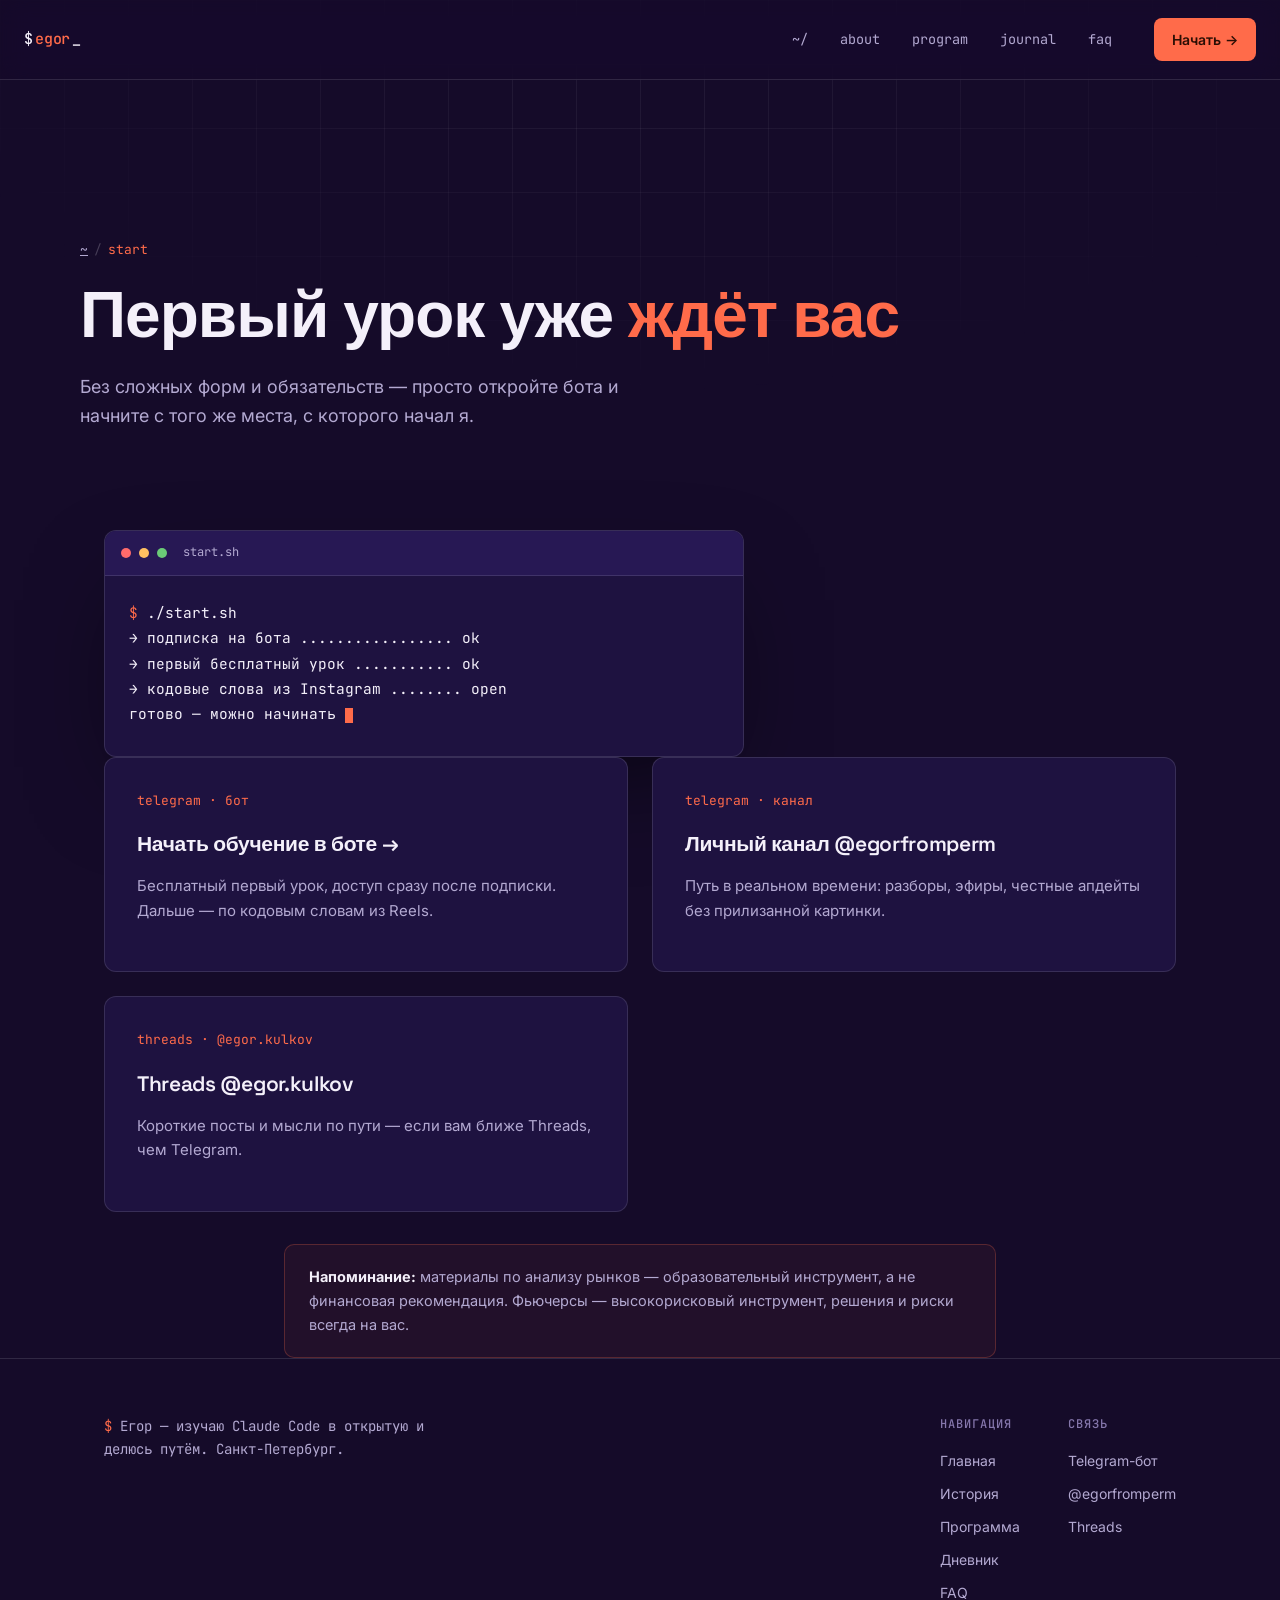
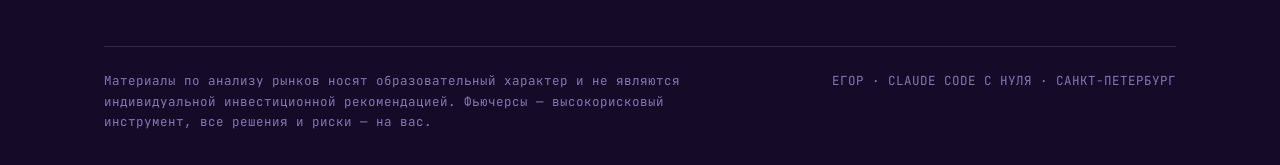
<file: start.html>
<!DOCTYPE html>
<html lang="ru">
<head>
<meta charset="UTF-8">
<meta name="viewport" content="width=device-width, initial-scale=1.0">
<title>Начать — Егор · Claude Code с нуля</title>
<meta name="description" content="Начните обучение прямо сейчас — первый урок открывается сразу в Telegram-боте, без сложных форм.">
<link rel="preconnect" href="https://fonts.googleapis.com">
<link rel="preconnect" href="https://fonts.gstatic.com" crossorigin>
<link href="https://fonts.googleapis.com/css2?family=Space+Grotesk:wght@400;500;600;700&family=Inter:wght@400;500;600&family=JetBrains+Mono:wght@400;500&display=swap" rel="stylesheet">
<link rel="stylesheet" href="styles.css">
</head>
<body>

<div class="grid-bg"></div>

<nav class="topnav">
  <a href="index.html" class="topnav-logo">$ <span style="color:var(--coral);">egor</span>_</a>
  <div class="topnav-desktop">
    <div class="topnav-links">
      <a href="index.html" data-nav-link="index.html">~/</a>
      <a href="about.html" data-nav-link="about.html">about</a>
      <a href="program.html" data-nav-link="program.html">program</a>
      <a href="journal.html" data-nav-link="journal.html">journal</a>
      <a href="faq.html" data-nav-link="faq.html">faq</a>
    </div>
    <a href="start.html" class="topnav-cta">Начать →</a>
  </div>
  <button class="nav-burger" aria-label="Меню" aria-expanded="false"><span></span><span></span><span></span></button>
</nav>
<div class="mobile-menu">
  <a href="index.html" data-nav-link="index.html">~/</a>
  <a href="about.html" data-nav-link="about.html">about</a>
  <a href="program.html" data-nav-link="program.html">program</a>
  <a href="journal.html" data-nav-link="journal.html">journal</a>
  <a href="faq.html" data-nav-link="faq.html">faq</a>
  <a href="start.html" class="btn btn-primary active">Начать →</a>
</div>

<main>

<section class="page-hero wrap" style="min-height:50vh;">
  <div class="path-crumb reveal">
    <a href="index.html" class="seg">~</a><span class="sep">/</span><span class="seg cur">start</span>
  </div>
  <h1 class="reveal">Первый урок уже <span>ждёт вас</span></h1>
  <p class="lead reveal">Без сложных форм и обязательств — просто откройте бота и начните с того же места, с которого начал я.</p>
</section>

<section class="wrap" style="padding-top:0;">
  <div class="terminal reveal" data-terminal style="max-width:640px;">
    <div class="terminal-bar">
      <span class="dot r"></span><span class="dot y"></span><span class="dot g"></span>
      <span class="terminal-title">start.sh</span>
    </div>
    <div class="terminal-body">
      <div class="terminal-line"><span class="prompt">$</span> ./start.sh</div>
      <div class="terminal-line">→ подписка на бота ................. ok</div>
      <div class="terminal-line">→ первый бесплатный урок ........... ok</div>
      <div class="terminal-line">→ кодовые слова из Instagram ........ open</div>
      <div class="terminal-line">готово — можно начинать</div>
    </div>
  </div>
</section>

<section class="wrap">
  <div class="curriculum-grid">
    <a href="https://t.me/egor_claudecode_bot" target="_blank" rel="noopener" class="module-card reveal" data-stagger-group="start" style="text-decoration:none; color:inherit;">
      <span class="path">telegram · бот</span>
      <h3>Начать обучение в боте →</h3>
      <p>Бесплатный первый урок, доступ сразу после подписки. Дальше — по кодовым словам из Reels.</p>
    </a>
    <a href="https://t.me/egorfromperm" target="_blank" rel="noopener" class="module-card reveal" data-stagger-group="start" style="text-decoration:none; color:inherit;">
      <span class="path">telegram · канал</span>
      <h3>Личный канал @egorfromperm</h3>
      <p>Путь в реальном времени: разборы, эфиры, честные апдейты без прилизанной картинки.</p>
    </a>
    <a href="https://www.threads.com/@egor.kulkov" target="_blank" rel="noopener" class="module-card reveal" data-stagger-group="start" style="text-decoration:none; color:inherit;">
      <span class="path">threads · @egor.kulkov</span>
      <h3>Threads @egor.kulkov</h3>
      <p>Короткие посты и мысли по пути — если вам ближе Threads, чем Telegram.</p>
    </a>
  </div>
</section>

<section class="wrap-narrow">
  <div class="note-box reveal">
    <strong>Напоминание:</strong> материалы по анализу рынков — образовательный инструмент, а не финансовая рекомендация. Фьючерсы — высокорисковый инструмент, решения и риски всегда на вас.
  </div>
</section>

</main>

<footer>
  <div class="wrap">
    <div class="footer-grid">
      <div class="footer-brand"><span style="color:var(--coral);">$</span> Егор — изучаю Claude Code в открытую и делюсь путём. Санкт-Петербург.</div>
      <div class="footer-links">
        <div class="footer-col">
          <h4>Навигация</h4>
          <a href="index.html">Главная</a>
          <a href="about.html">История</a>
          <a href="program.html">Программа</a>
          <a href="journal.html">Дневник</a>
          <a href="faq.html">FAQ</a>
        </div>
        <div class="footer-col">
          <h4>Связь</h4>
          <a href="https://t.me/egor_claudecode_bot" target="_blank" rel="noopener">Telegram-бот</a>
          <a href="https://t.me/egorfromperm" target="_blank" rel="noopener">@egorfromperm</a>
          <a href="https://www.threads.com/@egor.kulkov" target="_blank" rel="noopener">Threads</a>
        </div>
      </div>
    </div>
    <div class="fine">
      <p>Материалы по анализу рынков носят образовательный характер и не являются индивидуальной инвестиционной рекомендацией. Фьючерсы — высокорисковый инструмент, все решения и риски — на вас.</p>
      <p>ЕГОР · CLAUDE CODE С НУЛЯ · САНКТ-ПЕТЕРБУРГ</p>
    </div>
  </div>
</footer>

<script src="main.js"></script>
</body>
</html>
</file>
<file: styles.css>
/* =========================================================
   ЕГОР · CLAUDE CODE С НУЛЯ — shared design system
   Tokens, typography, nav, footer, terminal component, motion
   ========================================================= */

:root{
  --bg-0:#150B29;
  --bg-1:#1E1240;
  --bg-2:#271854;
  --bg-3:#32206b;
  --coral:#FF6B4A;
  --coral-dark:#D85A30;
  --coral-dim: rgba(255,107,74,0.14);
  --ink:#F4F0FA;
  --ink-muted:#B3A9D1;
  --ink-faint:#8577AC;
  --line: rgba(244,240,250,0.12);
  --line-strong: rgba(244,240,250,0.22);
  --mono: 'JetBrains Mono', monospace;
  --display: 'Space Grotesk', sans-serif;
  --body: 'Inter', sans-serif;

  --ease-out-expo: cubic-bezier(0.16, 1, 0.3, 1);
  --ease-out-quart: cubic-bezier(0.25, 1, 0.5, 1);

  --z-nav: 500;
  --z-mobile-menu: 600;
  --z-toast: 700;
}

*{box-sizing:border-box; margin:0; padding:0;}
html{scroll-behavior:smooth;}
body{
  background:var(--bg-0);
  color:var(--ink);
  font-family:var(--body);
  line-height:1.65;
  overflow-x:hidden;
}
body.no-scroll{overflow:hidden;}
a{color:inherit;}
img{max-width:100%; display:block;}
.wrap{max-width:1120px; margin:0 auto; padding:0 24px;}
.wrap-narrow{max-width:760px; margin:0 auto; padding:0 24px;}

::selection{background:var(--coral); color:#2A0E04;}

/* Background ambient grid */
.grid-bg{
  position:fixed; inset:0; z-index:0; pointer-events:none;
  background-image:
    linear-gradient(var(--line) 1px, transparent 1px),
    linear-gradient(90deg, var(--line) 1px, transparent 1px);
  background-size: 64px 64px;
  -webkit-mask-image: radial-gradient(ellipse 80% 60% at 50% 0%, black 20%, transparent 75%);
  mask-image: radial-gradient(ellipse 80% 60% at 50% 0%, black 20%, transparent 75%);
  opacity:0.5;
}

main{position:relative; z-index:1;}
section{position:relative; z-index:1; padding:120px 0;}
@media (max-width:720px){ section{padding:76px 0;} }

h1,h2,h3{font-family:var(--display); font-weight:600; letter-spacing:-0.015em; text-wrap:balance;}
p{text-wrap:pretty;}
.ink-muted{color:var(--ink-muted);}

/* ---------- TOP NAV ---------- */
.topnav{
  position:sticky; top:0; z-index:var(--z-nav);
  display:flex; align-items:center; justify-content:space-between;
  padding:18px 24px;
  background:rgba(21,11,41,0.72);
  backdrop-filter: blur(14px) saturate(140%);
  -webkit-backdrop-filter: blur(14px) saturate(140%);
  border-bottom:1px solid var(--line);
}
.topnav-logo{
  font-family:var(--mono); font-size:15px; font-weight:500;
  display:flex; align-items:center; gap:2px; letter-spacing:-0.01em;
  text-decoration:none;
}
.topnav-logo .amp{color:var(--coral);}
.topnav-links{
  display:flex; align-items:center; gap:4px;
  font-family:var(--mono); font-size:13.5px;
}
.topnav-links a{
  text-decoration:none; color:var(--ink-muted);
  padding:8px 14px; border-radius:6px;
  transition:color 0.2s ease, background 0.2s ease;
  white-space:nowrap;
}
.topnav-links a:hover{color:var(--ink); background:var(--bg-2);}
.topnav-links a.active{color:var(--coral); background:var(--coral-dim);}
.topnav-links a.active::before{content:'./'; color:var(--ink-faint);}
.topnav-cta{
  display:inline-flex; align-items:center; gap:8px;
  font-family:var(--body); font-weight:600; font-size:14px;
  background:var(--coral); color:#2A0E04;
  padding:10px 18px; border-radius:8px; text-decoration:none;
  transition:background 0.2s ease, transform 0.2s ease;
}
.topnav-cta:hover{background:#FF8163; transform:translateY(-1px);}
.topnav-desktop{display:flex; align-items:center; gap:28px;}
.nav-burger{
  display:none; flex-direction:column; gap:5px; background:none; border:none;
  cursor:pointer; padding:8px; z-index:calc(var(--z-mobile-menu) + 1);
}
.nav-burger span{width:22px; height:2px; background:var(--ink); transition:transform 0.25s ease, opacity 0.25s ease;}
.nav-burger.open span:nth-child(1){transform:translateY(7px) rotate(45deg);}
.nav-burger.open span:nth-child(2){opacity:0;}
.nav-burger.open span:nth-child(3){transform:translateY(-7px) rotate(-45deg);}

.mobile-menu{
  position:fixed; inset:0; z-index:var(--z-mobile-menu);
  background:var(--bg-0);
  display:flex; flex-direction:column; justify-content:center; gap:8px;
  padding:24px 32px;
  transform:translateY(-100%);
  transition:transform 0.4s var(--ease-out-quart);
}
.mobile-menu.open{transform:translateY(0);}
.mobile-menu a{
  font-family:var(--display); font-size:clamp(28px,8vw,40px); font-weight:600;
  text-decoration:none; color:var(--ink-muted); padding:10px 0;
  border-bottom:1px solid var(--line);
}
.mobile-menu a.active{color:var(--coral);}
.mobile-menu .btn{margin-top:24px; align-self:flex-start;}

@media (max-width:820px){
  .topnav-desktop{display:none;}
  .nav-burger{display:flex;}
}
@media (min-width:821px){
  .mobile-menu{display:none;}
}

/* ---------- BUTTONS ---------- */
.cta-row{display:flex; gap:16px; margin-top:36px; flex-wrap:wrap;}
.btn{
  font-family:var(--body); font-weight:600; font-size:15px;
  padding:14px 28px; border-radius:8px; text-decoration:none;
  display:inline-flex; align-items:center; gap:8px;
  transition:transform 0.2s var(--ease-out-quart), background 0.2s ease, border-color 0.2s ease;
  border:1px solid transparent;
}
.btn:hover{transform:translateY(-2px);}
.btn-primary{background:var(--coral); color:#2A0E04;}
.btn-primary:hover{background:#FF8163;}
.btn-secondary{background:transparent; border-color:var(--line); color:var(--ink);}
.btn-secondary:hover{border-color:var(--coral); color:var(--coral);}
.btn-ghost{background:transparent; color:var(--ink-muted); padding:14px 8px;}
.btn-ghost:hover{color:var(--coral);}

/* ---------- reveal on scroll ---------- */
.reveal{opacity:1; transform:none;}
.js-ready .reveal{opacity:0; transform:translateY(24px); transition:opacity 0.7s var(--ease-out-quart), transform 0.7s var(--ease-out-quart);}
.js-ready .reveal.visible{opacity:1; transform:translateY(0);}
.reveal.stagger.visible{transition-delay:var(--d, 0ms);}
@media (prefers-reduced-motion: reduce){
  .js-ready .reveal{opacity:1; transform:none; transition:none;}
}

/* ---------- TERMINAL component ---------- */
.terminal{
  background: var(--bg-1);
  border:1px solid var(--line);
  border-radius:12px;
  box-shadow: 0 40px 100px -30px rgba(0,0,0,0.6);
  overflow:hidden;
}
.terminal-bar{
  display:flex; align-items:center; gap:8px;
  padding:12px 16px; background:var(--bg-2); border-bottom:1px solid var(--line);
}
.dot{width:10px; height:10px; border-radius:50%;}
.dot.r{background:#FF6B6B;} .dot.y{background:#FFC061;} .dot.g{background:#6BCB77;}
.terminal-title{font-family:var(--mono); font-size:12px; color:var(--ink-muted); margin-left:8px;}
.terminal-body{
  font-family:var(--mono); font-size:14.5px; padding:24px; min-height:180px;
  color:var(--ink);
}
.terminal-body .prompt{color:var(--coral);}
.terminal-body .out{color:var(--ink-muted);}
.terminal-line{opacity:0; white-space:pre-wrap; line-height:1.75;}
.js-ready .terminal-line{opacity:0;}
.no-js .terminal-line, .reduced-motion .terminal-line{opacity:1;}
.cursor{display:inline-block; width:8px; height:15px; background:var(--coral); vertical-align:middle; animation:blink 1s step-end infinite;}
@keyframes blink{50%{opacity:0;}}

/* section kicker used sparingly (not on every section) */
.kicker{
  font-family:var(--mono); font-size:13px; color:var(--coral);
  display:inline-block; margin-bottom:16px;
}

/* comment-style heading (// like) */
.comment-head{font-family:var(--mono); font-size:14px; color:var(--ink-faint); margin-bottom:14px;}
.comment-head::before{content:'// ';}

/* path breadcrumb under page hero */
.path-crumb{
  font-family:var(--mono); font-size:13px; color:var(--ink-faint);
  display:flex; align-items:center; gap:6px; margin-bottom:20px; flex-wrap:wrap;
}
.path-crumb .seg{color:var(--ink-muted);}
.path-crumb .seg.cur{color:var(--coral);}
.path-crumb .sep{color:var(--line-strong);}

/* ---------- generic hero ---------- */
.page-hero{min-height:60vh; display:flex; flex-direction:column; justify-content:center; padding:140px 0 80px;}
.page-hero h1{font-size:clamp(34px, 5.4vw, 64px); line-height:1.08; max-width:900px;}
.page-hero h1 span{color:var(--coral);}
.page-hero p.lead{margin-top:22px; font-size:18px; color:var(--ink-muted); max-width:600px;}

/* ---------- git-log style timeline (About) ---------- */
.gitlog{display:flex; flex-direction:column; margin-top:16px;}
.gitlog-item{
  display:grid; grid-template-columns:120px 1fr; gap:24px;
  padding:26px 0; border-top:1px solid var(--line);
}
.gitlog-item:last-child{border-bottom:1px solid var(--line);}
.gitlog-hash{font-family:var(--mono); font-size:13px; color:var(--coral); padding-top:3px;}
.gitlog-hash .date{display:block; color:var(--ink-faint); margin-top:4px; font-size:11.5px;}
.gitlog-msg h3{font-size:19px; margin-bottom:8px;}
.gitlog-msg p{color:var(--ink-muted); font-size:15px; max-width:600px;}
@media (max-width:640px){ .gitlog-item{grid-template-columns:1fr; gap:10px;} }

/* ---------- ls directory listing (Program) ---------- */
.ls-block{
  font-family:var(--mono); font-size:13px; color:var(--ink-faint);
  margin-top:40px; margin-bottom:8px;
}
.curriculum-grid{display:grid; grid-template-columns:1fr 1fr; gap:24px;}
@media (max-width:760px){ .curriculum-grid{grid-template-columns:1fr;} }
.module-card{
  background:var(--bg-1); border:1px solid var(--line); border-radius:12px;
  padding:32px; transition:border-color 0.25s ease, transform 0.25s ease;
}
.module-card:hover{border-color:var(--coral); transform:translateY(-4px);}
.module-card .path{font-family:var(--mono); color:var(--coral); font-size:13px; margin-bottom:16px; display:block;}
.module-card h3{font-size:21px; margin-bottom:12px;}
.module-card p{color:var(--ink-muted); font-size:15px; margin-bottom:16px;}
.module-card ul{list-style:none; display:flex; flex-direction:column; gap:8px;}
.module-card li{font-size:14px; color:var(--ink-muted); padding-left:20px; position:relative;}
.module-card li::before{content:'›'; position:absolute; left:0; color:var(--coral);}

.note-box{
  margin-top:32px; padding:20px 24px; border-radius:10px;
  background:rgba(255,107,74,0.06); border:1px solid rgba(255,107,74,0.25);
  color:var(--ink-muted); font-size:14.5px;
}
.note-box strong{color:var(--ink);}

/* script-output style roadmap (Program) */
.script-output{
  font-family:var(--mono); font-size:14.5px; margin-top:48px;
  background:var(--bg-1); border:1px solid var(--line); border-radius:12px; padding:8px 0;
}
.script-row{
  display:flex; align-items:baseline; gap:16px;
  padding:18px 28px; border-top:1px solid var(--line);
}
.script-row:first-child{border-top:none;}
.script-check{color:#6BCB77; flex-shrink:0;}
.script-arrow{color:var(--coral); flex-shrink:0;}
.script-row .lbl{color:var(--ink); font-weight:500; font-family:var(--body);}
.script-row .desc{color:var(--ink-faint); font-family:var(--body); font-size:13.5px;}

/* ---------- gallery / journal ---------- */
.gallery{display:grid; grid-template-columns:repeat(3,1fr); gap:16px; margin-top:24px;}
@media (max-width:720px){ .gallery{grid-template-columns:repeat(2,1fr);} }
.gallery-item{
  aspect-ratio:9/16; border-radius:12px;
  background:linear-gradient(160deg, var(--bg-2), var(--bg-1));
  border:1px solid var(--line);
  display:flex; align-items:flex-end; justify-content:flex-start;
  color:var(--ink-faint); font-family:var(--mono); font-size:11.5px; text-align:left; padding:16px;
  position:relative; overflow:hidden;
}
.gallery-item::before{
  content:'▶'; position:absolute; top:50%; left:50%; transform:translate(-50%,-50%);
  font-size:22px; color:var(--ink-faint); opacity:0.5;
}
.gallery-item span{position:relative; z-index:1;}

.testi-empty{
  margin-top:24px; padding:48px; text-align:center; border:1px dashed var(--line-strong);
  border-radius:12px; color:var(--ink-muted);
}
.testi-empty strong{display:block; color:var(--ink); font-family:var(--display); font-size:20px; margin-bottom:10px;}

/* ---------- FAQ ---------- */
.faq-item{border-top:1px solid var(--line); padding:22px 0;}
.faq-item:last-child{border-bottom:1px solid var(--line);}
.faq-q{
  display:flex; justify-content:space-between; align-items:center; gap:16px;
  cursor:pointer; font-size:17px; font-weight:500; background:none; border:none; color:inherit;
  width:100%; text-align:left; font-family:var(--body);
}
.faq-q .icon{font-family:var(--mono); color:var(--coral); font-size:18px; transition:transform 0.25s ease; flex-shrink:0;}
.faq-item.open .icon{transform:rotate(45deg);}
.faq-a{max-height:0; overflow:hidden; transition:max-height 0.3s var(--ease-out-quart);}
.faq-a p{color:var(--ink-muted); padding-top:14px; font-size:15px; max-width:640px;}

/* ---------- final CTA ---------- */
.final{text-align:center;}
.final h2{font-size:clamp(28px,4vw,44px); max-width:640px; margin:0 auto 20px;}
.final p{color:var(--ink-muted); max-width:520px; margin:0 auto 36px; font-size:17px;}
.final .cta-row{justify-content:center;}

/* ---------- footer ---------- */
footer{border-top:1px solid var(--line); padding:56px 0 32px;}
.footer-grid{display:flex; justify-content:space-between; gap:32px; flex-wrap:wrap; margin-bottom:32px;}
.footer-brand{font-family:var(--mono); font-size:14px; color:var(--ink-muted); max-width:340px;}
.footer-brand .amp{color:var(--coral);}
.footer-links{display:flex; gap:48px; flex-wrap:wrap;}
.footer-col h4{font-family:var(--mono); font-size:12px; color:var(--ink-faint); text-transform:uppercase; letter-spacing:0.08em; margin-bottom:14px; font-weight:500;}
.footer-col a{display:block; color:var(--ink-muted); text-decoration:none; font-size:14px; margin-bottom:10px; transition:color 0.2s ease;}
.footer-col a:hover{color:var(--coral);}
footer .fine{border-top:1px solid var(--line); padding-top:24px; display:flex; justify-content:space-between; flex-wrap:wrap; gap:12px;}
footer .fine p{color:var(--ink-faint); font-size:12.5px; font-family:var(--mono); max-width:640px;}

/* ---------- avatar / identity chip ---------- */
.avatar{
  width:88px; height:88px; border-radius:50%; object-fit:cover;
  border:2px solid var(--coral); box-shadow:0 0 0 6px var(--coral-dim);
  flex-shrink:0;
}
.avatar-lg{
  width:180px; height:180px; border-radius:20px; object-fit:cover;
  border:1px solid var(--line-strong);
  box-shadow:0 30px 80px -20px rgba(0,0,0,0.55);
  flex-shrink:0;
}
.id-row{display:flex; align-items:center; gap:18px; margin-bottom:28px;}
.id-row .id-text{font-family:var(--mono); font-size:13.5px; color:var(--ink-muted); line-height:1.6;}
.id-row .id-text strong{color:var(--ink); font-family:var(--display); font-size:17px; display:block; margin-bottom:2px; font-weight:600;}
.about-hero-row{display:flex; gap:40px; align-items:flex-start; flex-wrap:wrap;}
@media (max-width:640px){ .about-hero-row{flex-direction:column; align-items:flex-start;} }

/* ---------- facts list ---------- */
.facts-list{font-family:var(--mono); font-size:14.5px; margin-top:24px; display:flex; flex-direction:column; gap:14px;}
.facts-list .f{color:var(--ink-muted); padding-left:22px; position:relative;}
.facts-list .f::before{content:'→'; position:absolute; left:0; color:var(--coral);}

/* ---------- roadmap (extends gitlog visual language) ---------- */
.roadmap-item .gitlog-hash{color:var(--ink-faint);}
.roadmap-item.is-now .gitlog-hash{color:var(--coral);}
.roadmap-item.is-now .gitlog-msg h3::after{content:' ← сейчас'; color:var(--coral); font-size:13px; font-family:var(--mono); font-weight:400;}

/* ---------- utility ---------- */
.mt-0{margin-top:0 !important;}
</file>
